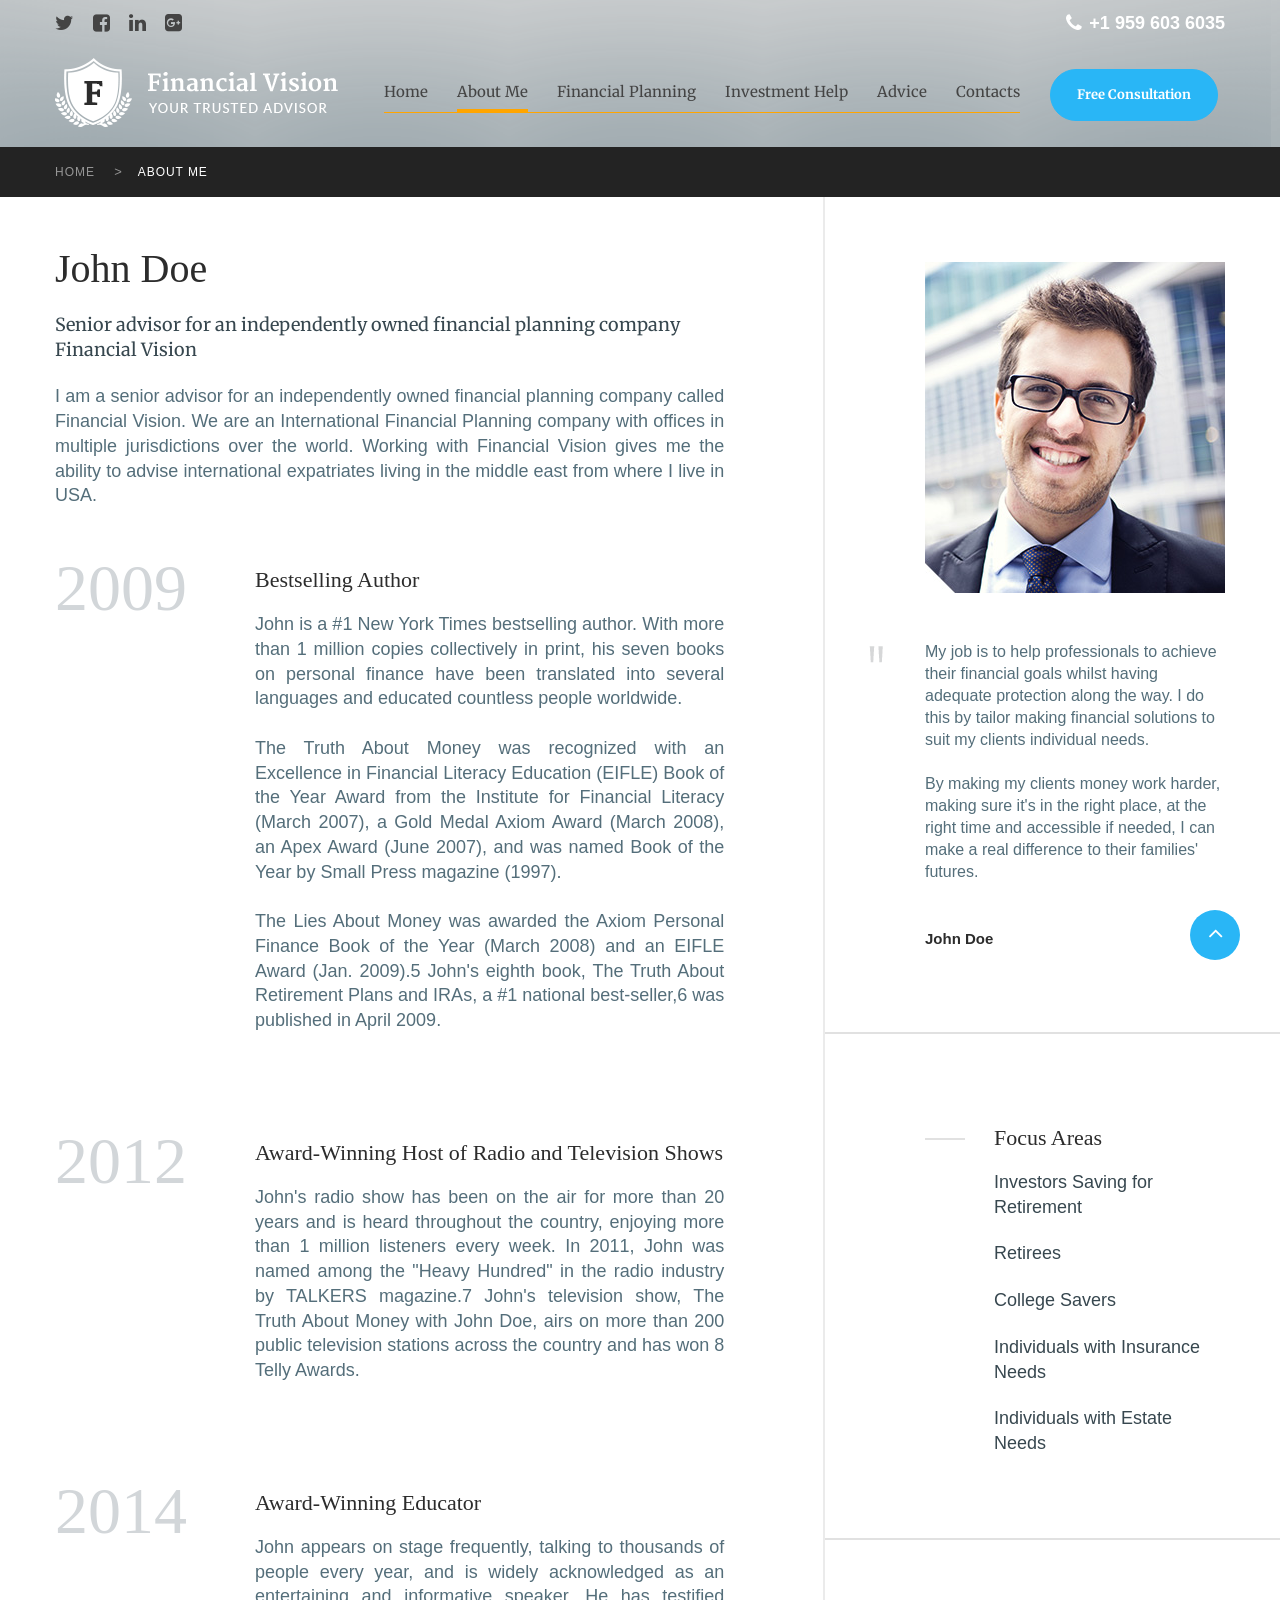
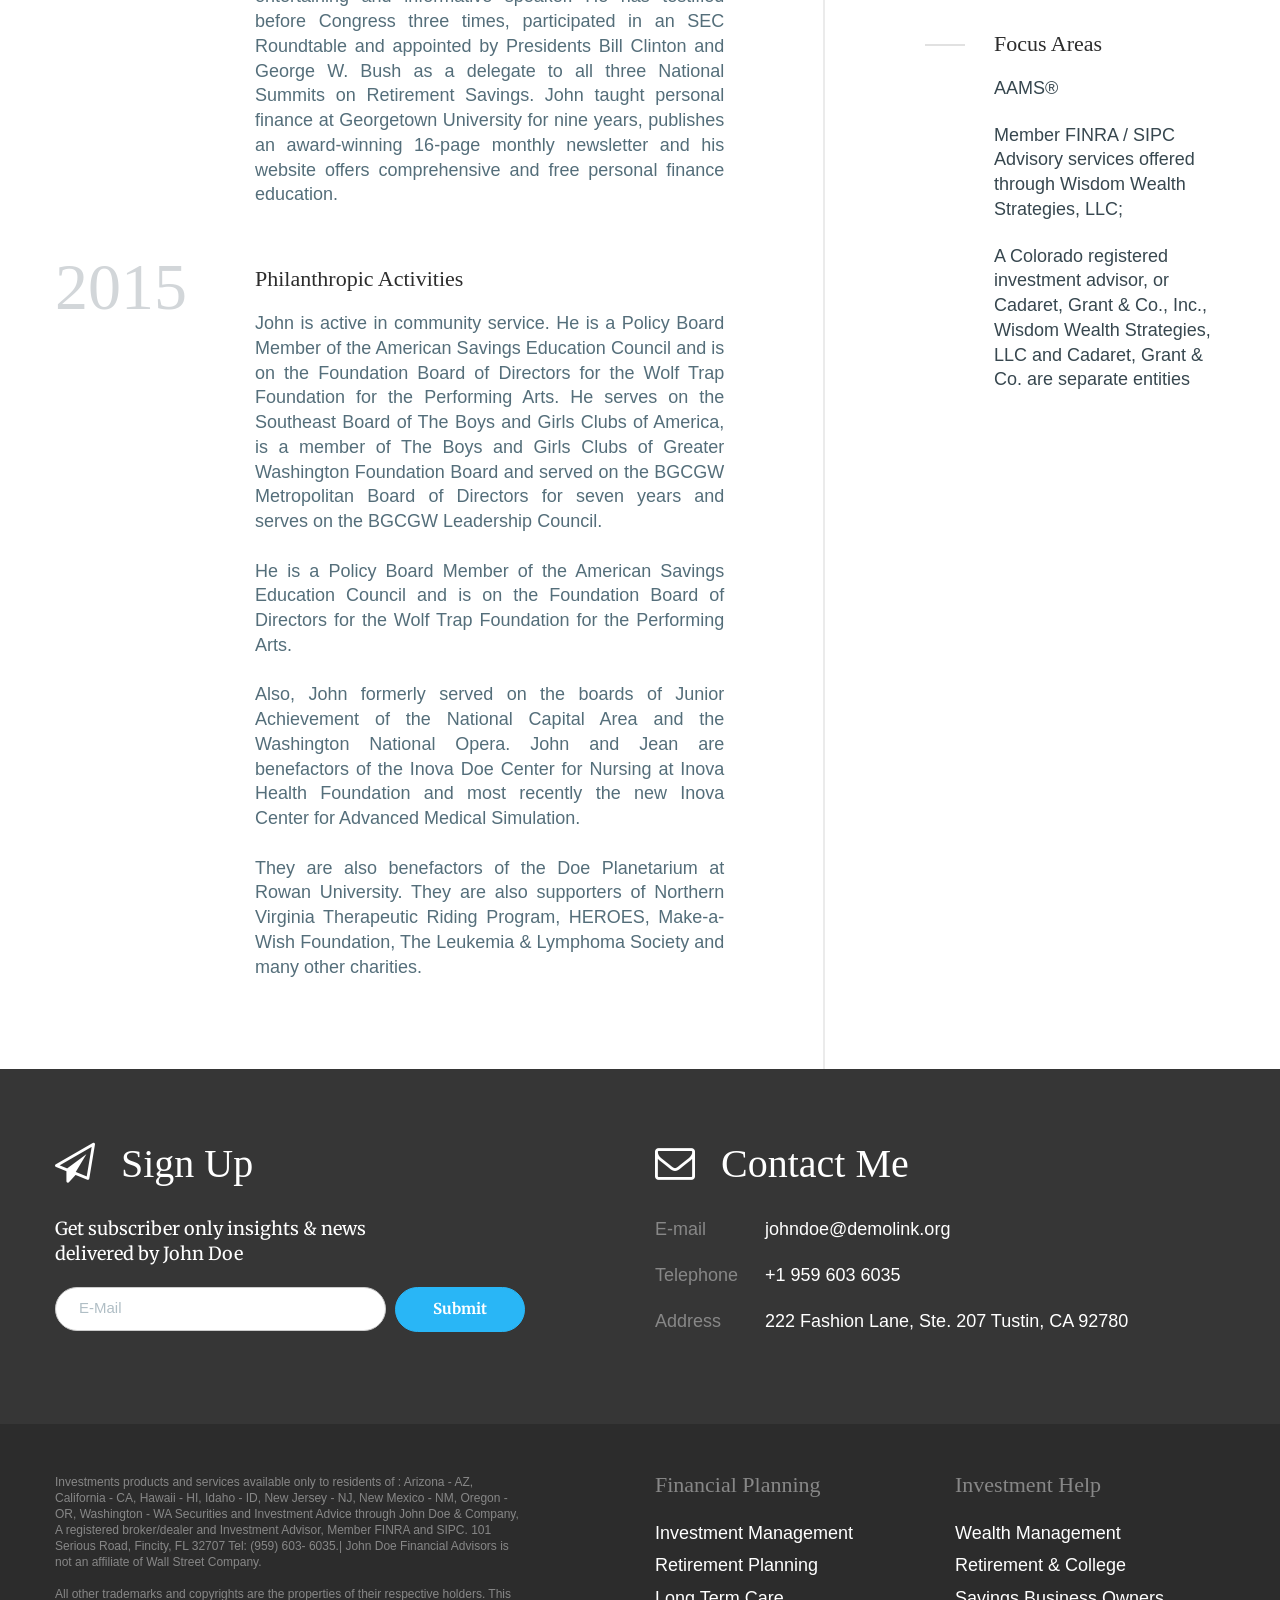
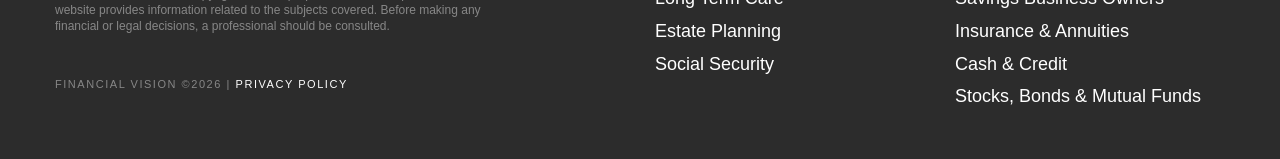
<file: about.html>
<!DOCTYPE html>
<html lang="en" class="wide wow-animation">
  <head>
    <!-- Site Title-->
    <title>About Me</title>
    <meta name="format-detection" content="telephone=no">
    <meta name="viewport" content="width=device-width, height=device-height, initial-scale=1.0, maximum-scale=1.0, user-scalable=0">
    <meta http-equiv="X-UA-Compatible" content="IE=edge">
    <meta charset="utf-8">
    <link rel="icon" href="images/favicon.ico" type="image/x-icon">
    <!-- Stylesheets-->
    <link rel="stylesheet" type="text/css" href="//fonts.googleapis.com/css?family=Merriweather:400,700%7CLato:400,700">
    <link rel="stylesheet" href="css/style.css">
		<!--[if lt IE 10]>
    <div style="background: #212121; padding: 10px 0; box-shadow: 3px 3px 5px 0 rgba(0,0,0,.3); clear: both; text-align:center; position: relative; z-index:1;"><a href="http://windows.microsoft.com/en-US/internet-explorer/"><img src="images/ie8-panel/warning_bar_0000_us.jpg" border="0" height="42" width="820" alt="You are using an outdated browser. For a faster, safer browsing experience, upgrade for free today."></a></div>
    <script src="js/html5shiv.min.js"></script>
		<![endif]-->
  </head>
  <body>
    <!-- Page-->
    <div class="page text-center">
      <!-- Page Header-->
      <header class="page-header">
        <!-- RD Navbar-->
        <div class="rd-navbar-wrap">
          <nav data-layout="rd-navbar-fixed" data-sm-layout="rd-navbar-fullwidth" data-md-layout="rd-navbar-fullwidth" data-md-device-layout="rd-navbar-fixed" data-lg-device-layout="rd-navbar-fixed" data-lg-layout="rd-navbar-static" data-sm-stick-up-offset="50px" data-lg-stick-up-offset="67px" class="rd-navbar">
            <!-- RD Navbar Toggle-->
            <button data-rd-navbar-toggle=".rd-navbar-top-panel" class="rd-navbar-collapse-toggle"><span></span></button>
            <div class="rd-navbar-collapse rd-navbar-top-panel">
              <ul class="list-inline">
                <li><a href="#" class="fa-twitter icon icon-dark icon-xs"></a></li>
                <li><a href="#" class="fa-facebook-square icon icon-dark icon-xs"></a></li>
                <li><a href="#" class="fa-linkedin icon icon-dark icon-xs"></a></li>
                <li><a href="#" class="fa-google-plus-square icon icon-dark icon-xs"></a></li>
              </ul>
              <p class="offset-none text-bold"><a href="callto:#"><span class="icon text-white fa-phone icon-xs"></span>+1 959 603 6035</a></p>
            </div>
            <div class="rd-navbar-inner">
              <!-- RD Navbar Panel-->
              <div class="rd-navbar-panel">
                <!-- RD Navbar Toggle-->
                <button data-rd-navbar-toggle=".rd-navbar-nav-wrap" class="rd-navbar-toggle"><span></span></button>
                <!-- RD Navbar Brand-->
                <div class="rd-navbar-brand"><a href="index.html"><img alt="" width="284" height="69" src="images/logo.png" class="img-responsive"></a></div>
              </div>
              <div class="rd-navbar-nav-wrap">
                <!-- RD Navbar Nav-->
                <!-- RD Navbar Nav-->
                <ul class="rd-navbar-nav">
                  <li><a href="./">Home</a>
                    <ul class="rd-navbar-dropdown">
                      <li><a href="#">Header style</a>
                        <ul class="rd-navbar-dropdown">
                          <li><a href="header-variant.html">Header style 1</a></li>
                          <li><a href="header-variant-1.html">Header style 2</a></li>
                          <li><a href="header-variant-2.html">Header style 3</a></li>
                        </ul>
                      </li>
                      <li><a href="#">Footer style</a>
                        <ul class="rd-navbar-dropdown">
                          <li><a href="footer-variant.html">Footer style 1</a></li>
                          <li><a href="footer-variant-1.html">Footer style 2</a></li>
                          <li><a href="footer-variant-2.html">Footer style 3</a></li>
                        </ul>
                      </li>
                    </ul>
                  </li>
                  <li class="active"><a href="about.html">About<span class="rd-navbar-fullwidth-hidden"> Me</span></a></li>
                  <li><a href="planning.html">Financial Planning</a></li>
                  <li><a href="help.html">Investment Help</a></li>
                  <li><a href="advice.html">Advice</a>
                    <ul class="rd-navbar-dropdown">
                      <li><a href="#">Sidebar style</a>
                        <ul class="rd-navbar-dropdown">
                          <li><a href="advice-left.html">Left sidebar</a></li>
                          <li><a href="advice-right.html">Right sidebar</a></li>
                          <li><a href="advice-sidebar-none.html">Sidebar none</a></li>
                        </ul>
                      </li>
                      <li><a href="#">Post style</a>
                        <ul class="rd-navbar-dropdown">
                          <li><a href="blog-single-post.html">Single Post</a></li>
                          <li><a href="blog-single-post-video.html">Video post</a></li>
                          <li><a href="blog-single-post-audio.html">Audio post</a></li>
                          <li><a href="blog-single-post-gallery.html">Gallery post</a></li>
                        </ul>
                      </li>
                    </ul>
                  </li>
                  <li><a href="contacts.html">Contacts</a></li>
                  <li class="rd-navbar-cta"><a href="consultation.html" class="btn btn-primary">Free Consultation</a></li>
                </ul>
              </div>
            </div>
          </nav>
        </div>
      </header>
      <!-- Page Content-->
      <main class="page-content">
        <section class="bg-mine">
          <div class="shell">
            <ol class="breadcrumb">
              <li><a href="./">Home</a></li>
              <li class="active">About me</li>
            </ol>
          </div>
        </section>
        <section></section>
        <div class="shell">
          <div class="range text-md-left">
            <div class="cell-md-8 section-50 section-lg-bottom-90 divider divider-md-pseudo">
              <div class="range">
                <div class="cell-md-11">
                  <div class="inset-lg-right-34">
                    <h1>John Doe</h1>
                    <p class="offset-top-22 font-accent text-spruce">Senior advisor for an independently owned financial planning company Financial Vision</p>
                    <p class="offset-top-22 text-md-justify">I am a senior advisor for an independently owned financial planning company called Financial Vision. We are an International Financial Planning company with offices in multiple jurisdictions over the world. Working with Financial Vision gives me the ability to advise international expatriates living in the middle east from where I live in USA.</p>
                  </div>
                </div>
              </div>
              <div class="range">
                <div class="cell-md-3">
                  <h1 class="text-iron"><span class="extra-big">2009</span></h1>
                </div>
                <div class="cell-md-8 offset-top-10 offset-md-top-0">
                  <div class="inset-lg-right-34">
                    <h4>Bestselling Author</h4>
                    <p class="offset-top-10 text-md-justify">
                      John is a #1 New York Times bestselling author. With more than 1 million copies collectively in print, his seven books on personal finance have been translated into several languages and educated countless people worldwide.
                      <br>
                      <br>
                      The Truth About Money was recognized with an Excellence in Financial Literacy Education (EIFLE) Book of the Year Award from the Institute for Financial Literacy (March 2007), a Gold Medal Axiom Award (March 2008), an Apex Award (June 2007), and was named Book of the Year by Small Press magazine (1997).
                      <br>
                      <br>
                      The Lies About Money was awarded the Axiom Personal Finance Book of the Year (March 2008) and an EIFLE Award (Jan. 2009).5 John's eighth book, The Truth About Retirement Plans and IRAs, a #1 national best-seller,6 was published in April 2009.
                      
                    </p>
                  </div>
                </div>
              </div>
              <div class="range offset-top-50 offset-lg-top-98">
                <div class="cell-md-3">
                  <h1 class="text-iron"><span class="extra-big">2012</span></h1>
                </div>
                <div class="cell-md-8 offset-top-10 offset-md-top-0">
                  <div class="inset-lg-right-34">
                    <h4>Award-Winning Host of Radio and Television Shows</h4>
                    <p class="offset-top-10 text-md-justify">
                      John's radio show has been on the air for more than 20 years and is heard throughout the country, enjoying more than 1 million listeners every week. In 2011, John was named among the "Heavy Hundred" in the radio industry by TALKERS magazine.7 John's television show, The Truth About Money with John Doe, airs on more than 200 public television stations across the country and has won 8 Telly Awards.
                      
                    </p>
                  </div>
                </div>
              </div>
              <div class="range offset-top-50 offset-lg-top-98">
                <div class="cell-md-3">
                  <h1 class="text-iron"><span class="extra-big">2014</span></h1>
                </div>
                <div class="cell-md-8 offset-top-10 offset-md-top-0">
                  <div class="inset-lg-right-34">
                    <h4>Award-Winning Educator</h4>
                    <p class="offset-top-10 text-md-justify">
                      John appears on stage frequently, talking to thousands of people every year, and is widely acknowledged as an entertaining and informative speaker. He has testified before Congress three times, participated in an SEC Roundtable and appointed by Presidents Bill Clinton and George W. Bush as a delegate to all three National Summits on Retirement Savings. John taught personal finance at Georgetown University for nine years, publishes an award-winning 16-page monthly newsletter and his website offers comprehensive and free personal finance education.
                      
                    </p>
                  </div>
                </div>
              </div>
              <div class="range offset-top-50 offset-lg-top-50">
                <div class="cell-md-3">
                  <h1 class="text-iron"><span class="extra-big">2015</span></h1>
                </div>
                <div class="cell-md-8 offset-top-10 offset-md-top-0">
                  <div class="inset-lg-right-34">
                    <h4>Philanthropic Activities</h4>
                    <p class="offset-top-10 text-md-justify">
                      John is active in community service. He is a Policy Board Member of the American Savings Education Council and is on the Foundation Board of Directors for the Wolf Trap Foundation for the Performing Arts. He serves on the Southeast Board of The Boys and Girls Clubs of America, is a member of The Boys and Girls Clubs of Greater Washington Foundation Board and served on the BGCGW Metropolitan Board of Directors for seven years and serves on the BGCGW Leadership Council.
                      <br>
                      <br>
                      He is a Policy Board Member of the American Savings Education Council and is on the Foundation Board of Directors for the Wolf Trap Foundation for the Performing Arts.
                      <br><br>
                      Also, John formerly served on the boards of Junior Achievement of the National Capital Area and the Washington National Opera. John and Jean are benefactors of the Inova Doe Center for Nursing at Inova Health Foundation and most recently the new Inova Center for Advanced Medical Simulation.
                      <br><br>
                      They are also benefactors of the Doe Planetarium at Rowan University. They are also supporters of Northern Virginia Therapeutic Riding Program, HEROES, Make-a-Wish Foundation, The Leukemia & Lymphoma Society and many other charities.
                      
                    </p>
                  </div>
                </div>
              </div>
            </div>
            <div class="cell-md-4 offset-top-0">
              <aside class="sidebar sidebar-right"><img src="images/about-01.jpg" width="300" height="331" alt="" class="center-block img-responsive">
                <blockquote class="quote">
                  <p>
                    <q>My job is to help professionals to achieve their financial goals whilst having adequate protection along the way. I do this by tailor making financial solutions to suit my clients individual needs. <br><br> By making my clients money work harder, making sure it's in the right place, at the right time and accessible if needed, I can make a real difference to their families' futures.</q>
                  </p>
                  <p>
                    <cite><span class="text-shaft text-bold">John Doe</span></cite>
                  </p>
                </blockquote>
                <hr class="sidebar-divider divider">
                <div class="range offset-top-0 text-sm-left">
                  <div class="cell-sm-6 cell-md-12">
                    <div class="unit unit-sm-horizontal unit-md-horizontal unit-lg-horizontal">
                      <div class="unit-left veil-md reveal-lg-flex">
                        <hr class="divider divider-40 offset-top-22">
                      </div>
                      <div class="unit-body">
                        <h4>Focus Areas</h4>
                        <ul class="offset-top-10 list list-22 text-spruce">
                          <li>Investors Saving for Retirement</li>
                          <li>Retirees</li>
                          <li>College Savers</li>
                          <li>Individuals with Insurance Needs</li>
                          <li>Individuals with Estate Needs</li>
                        </ul>
                      </div>
                    </div>
                  </div>
                  <div class="veil reveal-md-block cell-md-12">
                    <hr class="sidebar-divider divider">
                  </div>
                  <div class="cell-sm-6 cell-md-12">
                    <div class="unit unit-sm-horizontal unit-md-horizontal unit-lg-horizontal">
                      <div class="unit-left veil-md reveal-lg-flex">
                        <hr class="divider divider-40 offset-top-22">
                      </div>
                      <div class="unit-body">
                        <h4>Focus Areas</h4>
                        <ul class="offset-top-10 list list-22 text-spruce">
                          <li>AAMS®</li>
                          <li>Member FINRA / SIPC Advisory services offered through Wisdom Wealth Strategies, LLC;</li>
                          <li>A Colorado registered investment advisor, or Cadaret, Grant & Co., Inc., Wisdom Wealth Strategies, LLC and Cadaret, Grant & Co. are separate entities</li>
                        </ul>
                      </div>
                    </div>
                  </div>
                </div>
              </aside>
            </div>
          </div>
        </div>
      </main>
      <!-- Page Footer-->
      <footer class="page-footer text-md-left">
        <section class="page-footer-subsection section-top-72 section-bottom-90">
          <div class="shell">
            <div class="range range-xs-center range-md-left">
              <div class="cell-sm-8 cell-lg-5 cell-md-6">
                <h1><span class="icon icon-lg fa-send-o"></span>Sign Up</h1>
                <p class="font-accent text-white">Get subscriber only insights & news <br class="veil reveal-md-block"> delivered by John Doe</p>
                <!-- RD Mailform-->
                <form data-form-output="form-output-global" data-form-type="subscribe" method="post" action="bat/rd-mailform.php" class="rd-mailform text-center offset-top-20 form-inline-flex reveal-xs-flex">
                  <div class="fullwidth">
                    <div class="form-group">
                      <label for="contact-email" class="form-label">E-Mail</label>
                      <input id="contact-email" type="email" name="email" data-constraints="@Required @Email" class="form-control">
                    </div>
                  </div>
                  <button type="submit" class="btn btn-primary offset-xs-left-10 offset-top-10 offset-xs-top-0">Submit</button>
                </form>
              </div>
              <div class="cell-lg-preffix-1 cell-md-6 offset-top-50 offset-md-top-0">
                <h1><span class="icon icon-lg fa-envelope-o"></span>Contact Me</h1>
                <dl class="list-terms">
                  <dt>E-mail</dt>
                  <dd><a href="mailto:#">johndoe@demolink.org</a></dd>
                </dl>
                <dl class="list-terms">
                  <dt>Telephone</dt>
                  <dd><a href="callto:#">+1 959 603 6035</a></dd>
                </dl>
                <dl class="list-terms">
                  <dt>Address</dt>
                  <dd><a href="#">222 Fashion Lane, Ste. 207 Tustin, CA 92780</a></dd>
                </dl>
              </div>
            </div>
          </div>
        </section>
        <section class="section-50">
          <div class="shell">
            <div class="range">
              <div class="cell-sm-6 cell-md-3 cell-md-preffix-1 cell-md-push-1">
                <h4>Financial Planning</h4>
                <ul class="list">
                  <li><a href="planning.html">Investment Management</a></li>
                  <li><a href="planning.html">Retirement Planning</a></li>
                  <li><a href="planning.html">Long Term Care</a></li>
                  <li><a href="planning.html">Estate Planning</a></li>
                  <li><a href="planning.html">Social Security</a></li>
                </ul>
              </div>
              <div class="cell-sm-6 cell-md-3 cell-md-push-1 offset-top-50 offset-sm-top-0">
                <h4>Investment Help</h4>
                <ul class="list">
                  <li><a href="help.html">Wealth Management</a></li>
                  <li><a href="help.html">Retirement & College</a></li>
                  <li><a href="help.html">Savings Business Owners</a></li>
                  <li><a href="help.html">Insurance & Annuities</a></li>
                  <li><a href="help.html">Cash & Credit</a></li>
                  <li><a href="help.html">Stocks, Bonds & Mutual Funds</a></li>
                </ul>
              </div>
              <div class="cell-md-5">
                <p class="small">
                  Investments products and services available only to residents of : Arizona - AZ, California - CA, Hawaii - HI, Idaho - ID, New Jersey - NJ, New Mexico - NM, Oregon - OR, Washington - WA Securities and Investment Advice through John Doe & Company, A registered broker/dealer and Investment Advisor, Member FINRA and SIPC. 101 Serious Road, Fincity, FL 32707 Tel: (959) 603- 6035.| John Doe Financial Advisors is not an affiliate of Wall Street Company.
                  <br><br>
                  All other trademarks and copyrights are the properties of their respective holders.
                  This website provides information related to the subjects covered. Before making any financial or legal decisions, a professional should be consulted.
                  
                </p>
                <div class="text-uppercase copyright">Financial Vision &#169;<span id="copyright-year"></span> | <a href="privacy.html">Privacy Policy</a>
                </div>
              </div>
            </div>
          </div>
        </section>
      </footer>
    </div>
    <!-- Global Mailform Output-->
    <div id="form-output-global" class="snackbars"></div>
    <!-- PhotoSwipe Gallery-->
    <div tabindex="-1" role="dialog" aria-hidden="true" class="pswp">
      <div class="pswp__bg"></div>
      <div class="pswp__scroll-wrap">
        <div class="pswp__container">
          <div class="pswp__item"></div>
          <div class="pswp__item"></div>
          <div class="pswp__item"></div>
        </div>
        <div class="pswp__ui pswp__ui--hidden">
          <div class="pswp__top-bar">
            <div class="pswp__counter"></div>
            <button title="Close (Esc)" class="pswp__button pswp__button--close"></button>
            <button title="Share" class="pswp__button pswp__button--share"></button>
            <button title="Toggle fullscreen" class="pswp__button pswp__button--fs"></button>
            <button title="Zoom in/out" class="pswp__button pswp__button--zoom"></button>
            <div class="pswp__preloader">
              <div class="pswp__preloader__icn"> 
                <div class="pswp__preloader__cut">
                  <div class="pswp__preloader__donut"></div>
                </div>
              </div>
            </div>
          </div>
          <div class="pswp__share-modal pswp__share-modal--hidden pswp__single-tap">
            <div class="pswp__share-tooltip"></div>
          </div>
          <button title="Previous (arrow left)" class="pswp__button pswp__button--arrow--left"></button>
          <button title="Next (arrow right)" class="pswp__button pswp__button--arrow--right"></button>
          <div class="pswp__caption">
            <div class="pswp__caption__cent"></div>
          </div>
        </div>
      </div>
    </div>
    <!-- Java script-->
    <script src="js/core.min.js"></script>
    <script src="js/script.js"> </script>
  </body>
</html>
</file>
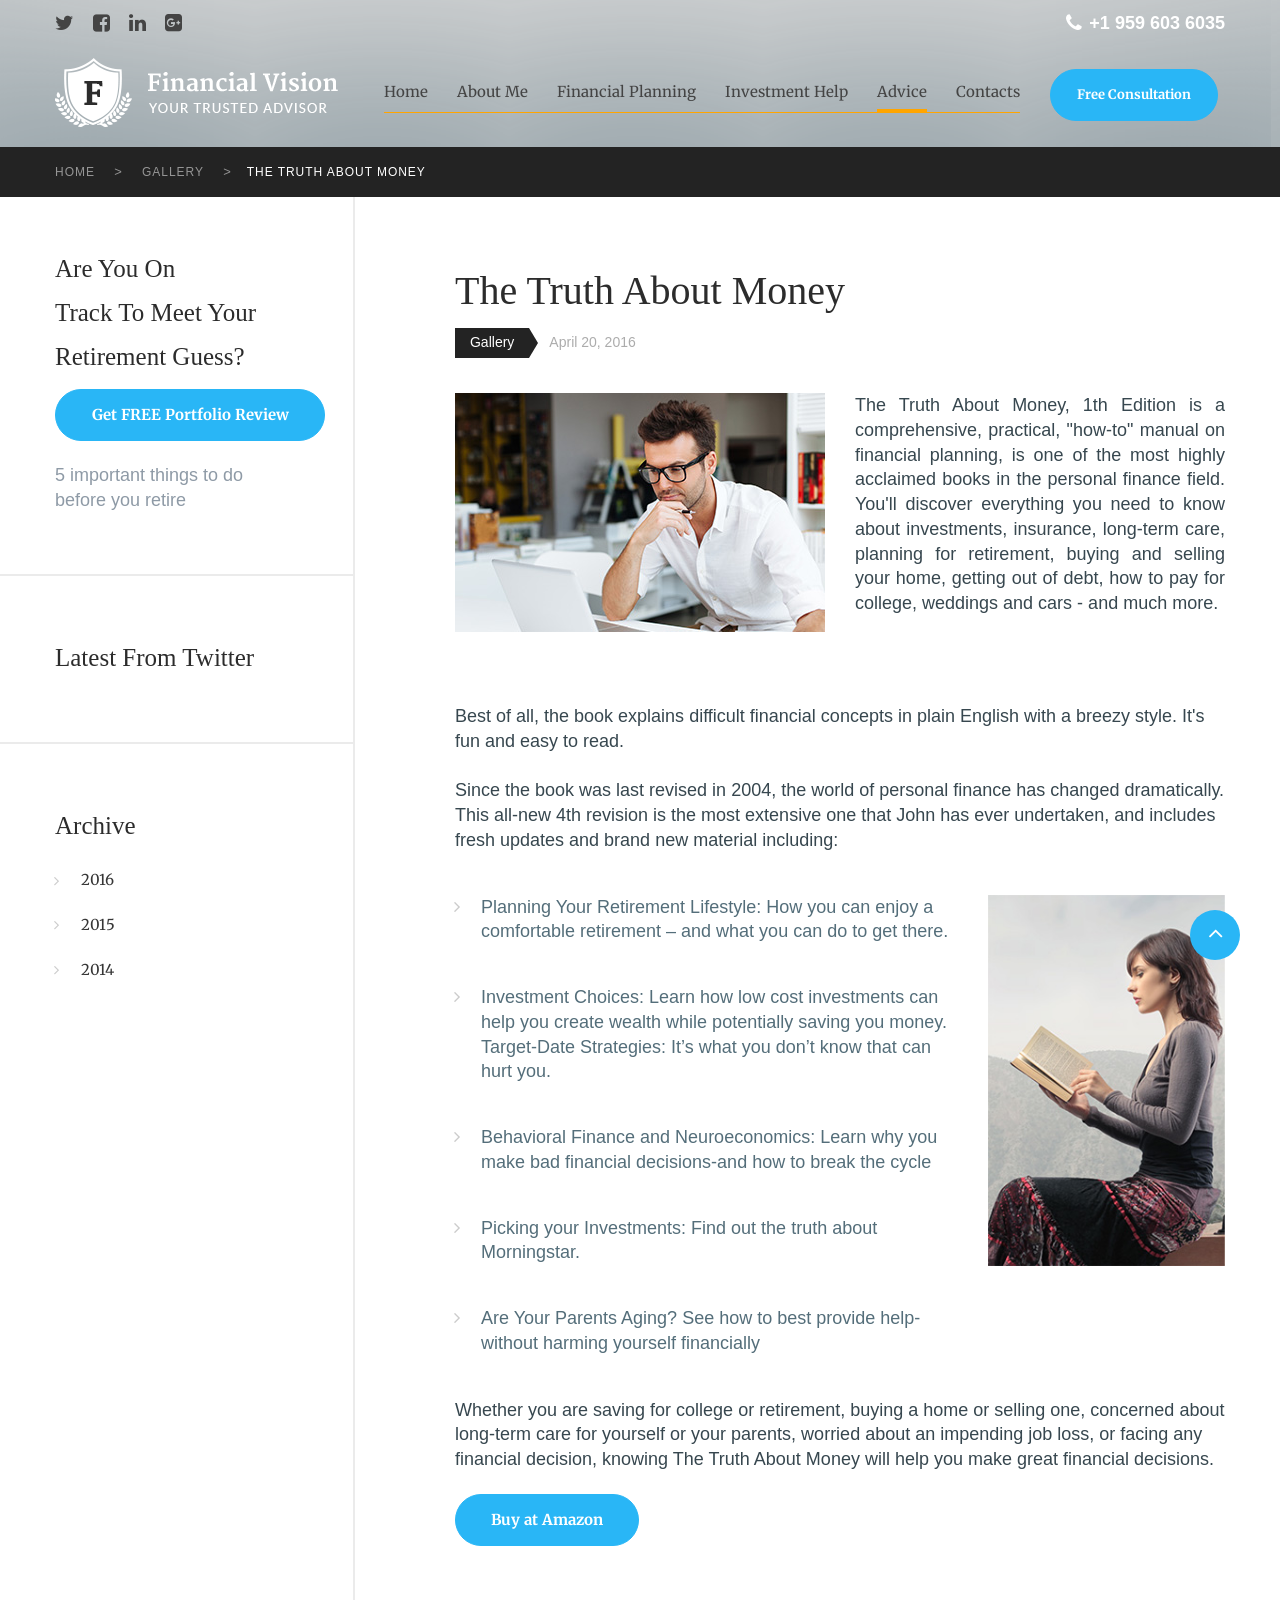
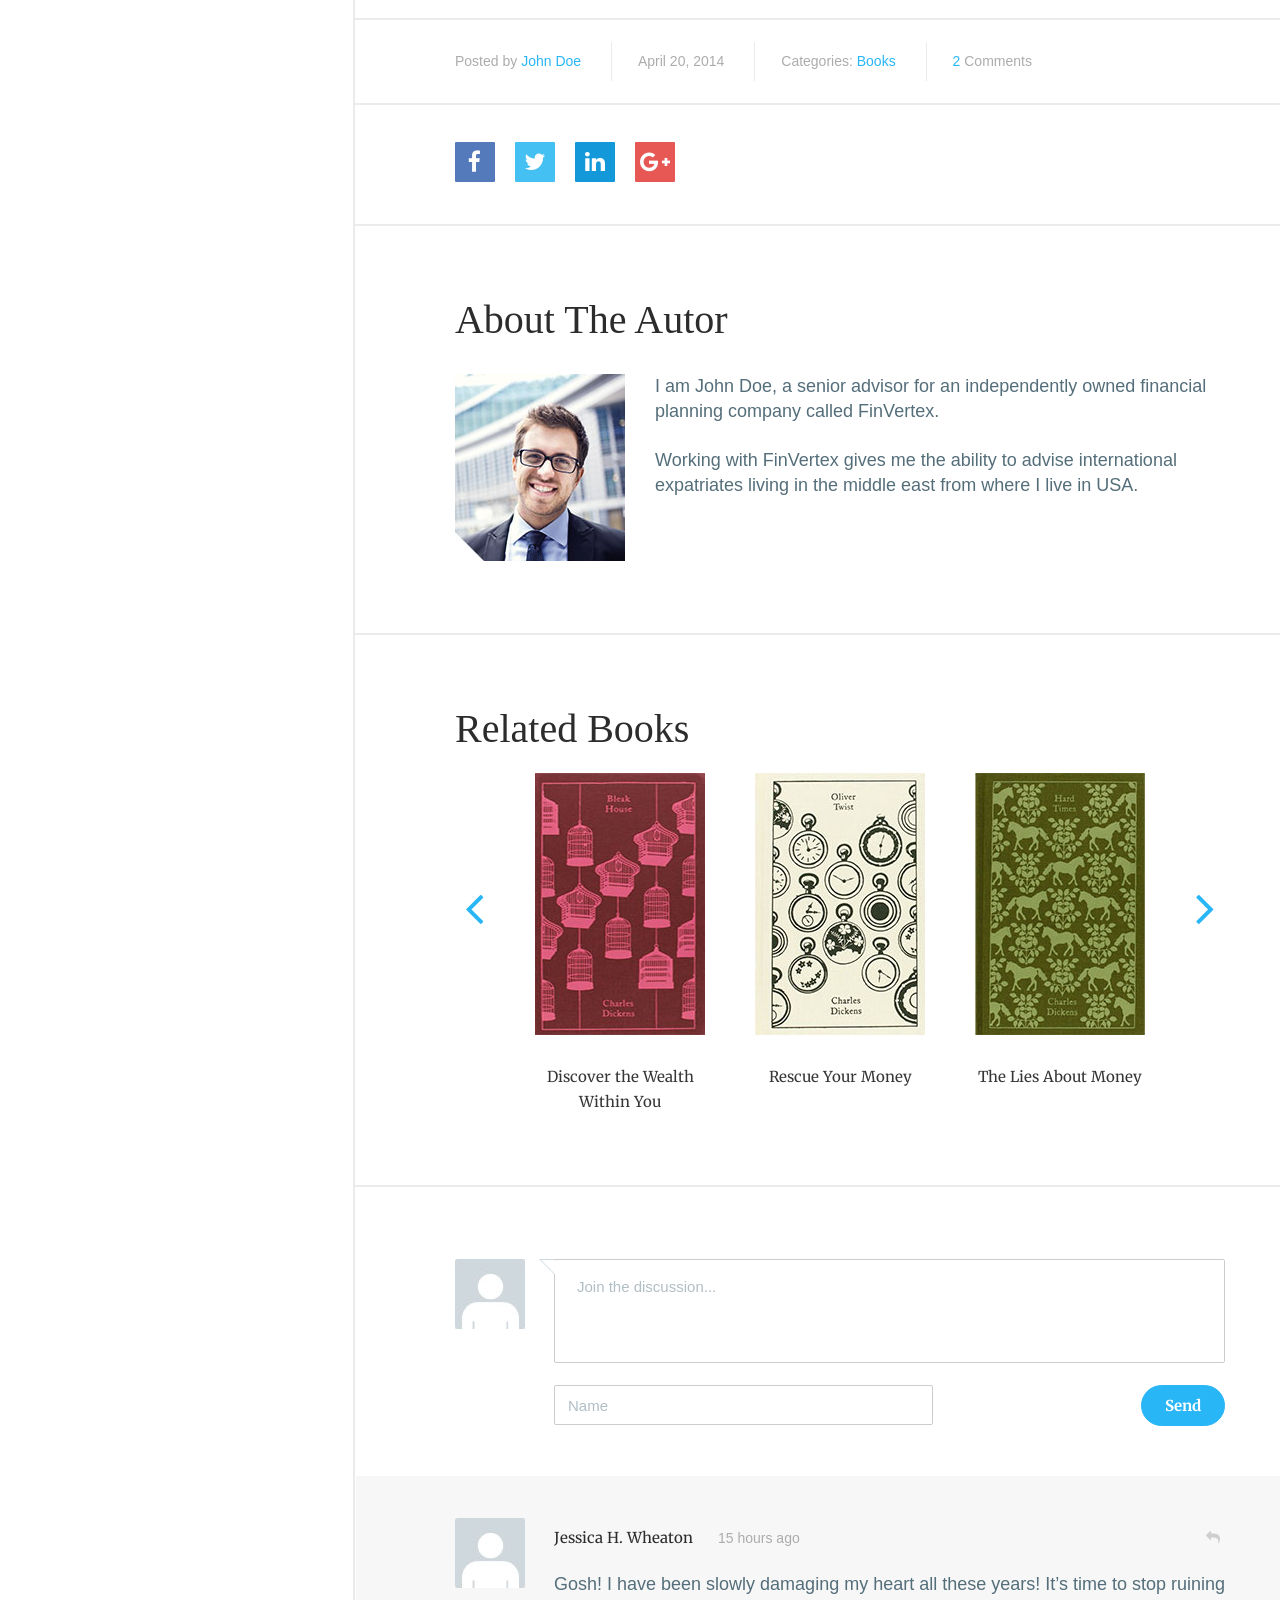
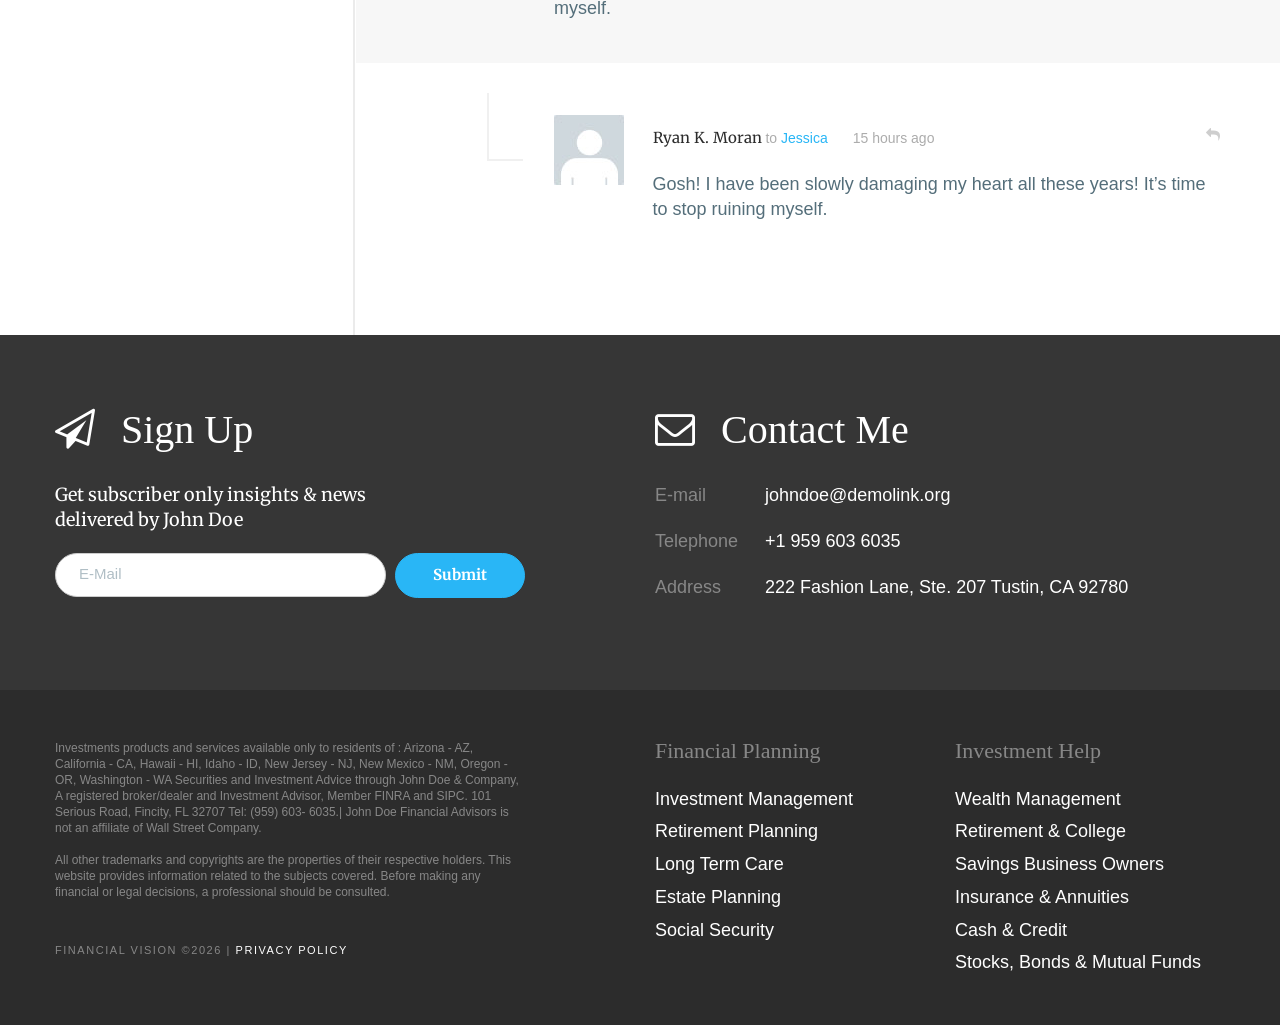
<file: blog-single-post-gallery.html>
<!DOCTYPE html>
<html lang="en" class="wide wow-animation">
  <head>
    <!-- Site Title-->
    <title>The Truth About Money</title>
    <meta name="format-detection" content="telephone=no">
    <meta name="viewport" content="width=device-width, height=device-height, initial-scale=1.0, maximum-scale=1.0, user-scalable=0">
    <meta http-equiv="X-UA-Compatible" content="IE=edge">
    <meta charset="utf-8">
    <link rel="icon" href="images/favicon.ico" type="image/x-icon">
    <!-- Stylesheets-->
    <link rel="stylesheet" type="text/css" href="//fonts.googleapis.com/css?family=Merriweather:400,700%7CLato:400,700">
    <link rel="stylesheet" href="css/style.css">
		<!--[if lt IE 10]>
    <div style="background: #212121; padding: 10px 0; box-shadow: 3px 3px 5px 0 rgba(0,0,0,.3); clear: both; text-align:center; position: relative; z-index:1;"><a href="http://windows.microsoft.com/en-US/internet-explorer/"><img src="images/ie8-panel/warning_bar_0000_us.jpg" border="0" height="42" width="820" alt="You are using an outdated browser. For a faster, safer browsing experience, upgrade for free today."></a></div>
    <script src="js/html5shiv.min.js"></script>
		<![endif]-->
  </head>
  <body>
    <!-- Page-->
    <div class="page text-center">
      <!-- Page Header-->
      <header class="page-header">
        <!-- RD Navbar-->
        <div class="rd-navbar-wrap">
          <nav data-layout="rd-navbar-fixed" data-sm-layout="rd-navbar-fullwidth" data-md-layout="rd-navbar-fullwidth" data-md-device-layout="rd-navbar-fixed" data-lg-device-layout="rd-navbar-fixed" data-lg-layout="rd-navbar-static" data-sm-stick-up-offset="50px" data-lg-stick-up-offset="67px" class="rd-navbar">
            <!-- RD Navbar Toggle-->
            <button data-rd-navbar-toggle=".rd-navbar-top-panel" class="rd-navbar-collapse-toggle"><span></span></button>
            <div class="rd-navbar-collapse rd-navbar-top-panel">
              <ul class="list-inline">
                <li><a href="#" class="fa-twitter icon icon-dark icon-xs"></a></li>
                <li><a href="#" class="fa-facebook-square icon icon-dark icon-xs"></a></li>
                <li><a href="#" class="fa-linkedin icon icon-dark icon-xs"></a></li>
                <li><a href="#" class="fa-google-plus-square icon icon-dark icon-xs"></a></li>
              </ul>
              <p class="offset-none text-bold"><a href="callto:#"><span class="icon text-white fa-phone icon-xs"></span>+1 959 603 6035</a></p>
            </div>
            <div class="rd-navbar-inner">
              <!-- RD Navbar Panel-->
              <div class="rd-navbar-panel">
                <!-- RD Navbar Toggle-->
                <button data-rd-navbar-toggle=".rd-navbar-nav-wrap" class="rd-navbar-toggle"><span></span></button>
                <!-- RD Navbar Brand-->
                <div class="rd-navbar-brand"><a href="index.html"><img alt="" width="284" height="69" src="images/logo.png" class="img-responsive"></a></div>
              </div>
              <div class="rd-navbar-nav-wrap">
                <!-- RD Navbar Nav-->
                <!-- RD Navbar Nav-->
                <ul class="rd-navbar-nav">
                  <li><a href="./">Home</a>
                    <ul class="rd-navbar-dropdown">
                      <li><a href="#">Header style</a>
                        <ul class="rd-navbar-dropdown">
                          <li><a href="header-variant.html">Header style 1</a></li>
                          <li><a href="header-variant-1.html">Header style 2</a></li>
                          <li><a href="header-variant-2.html">Header style 3</a></li>
                        </ul>
                      </li>
                      <li><a href="#">Footer style</a>
                        <ul class="rd-navbar-dropdown">
                          <li><a href="footer-variant.html">Footer style 1</a></li>
                          <li><a href="footer-variant-1.html">Footer style 2</a></li>
                          <li><a href="footer-variant-2.html">Footer style 3</a></li>
                        </ul>
                      </li>
                    </ul>
                  </li>
                  <li><a href="about.html">About<span class="rd-navbar-fullwidth-hidden"> Me</span></a></li>
                  <li><a href="planning.html">Financial Planning</a></li>
                  <li><a href="help.html">Investment Help</a></li>
                  <li class="active"><a href="advice.html">Advice</a>
                    <ul class="rd-navbar-dropdown">
                      <li><a href="#">Sidebar style</a>
                        <ul class="rd-navbar-dropdown">
                          <li><a href="advice-left.html">Left sidebar</a></li>
                          <li><a href="advice-right.html">Right sidebar</a></li>
                          <li><a href="advice-sidebar-none.html">Sidebar none</a></li>
                        </ul>
                      </li>
                      <li><a href="#">Post style</a>
                        <ul class="rd-navbar-dropdown">
                          <li><a href="blog-single-post.html">Single Post</a></li>
                          <li><a href="blog-single-post-video.html">Video post</a></li>
                          <li><a href="blog-single-post-audio.html">Audio post</a></li>
                          <li><a href="blog-single-post-gallery.html">Gallery post</a></li>
                        </ul>
                      </li>
                    </ul>
                  </li>
                  <li><a href="contacts.html">Contacts</a></li>
                  <li class="rd-navbar-cta"><a href="consultation.html" class="btn btn-primary">Free Consultation</a></li>
                </ul>
              </div>
            </div>
          </nav>
        </div>
      </header>
      <!-- Page Content-->
      <main class="page-content">
        <section class="bg-mine">
          <div class="shell">
            <ol class="breadcrumb">
              <li><a href="./">Home</a></li>
              <li><a href="advice.html"> Gallery</a></li>
              <li class="active">The Truth About Money</li>
            </ol>
          </div>
        </section>
        <section class="overflow-hidden">
          <div class="shell text-sm-left">
            <div class="range range-xs-center">
              <div class="cell-md-7 cell-lg-8 cell-md-preffix-1 cell-md-push-1 section-top-72 section-sm-bottom-72 section-xl-bottom-110">
                <div class="range post-blog">
                  <div class="cell-md-12">
                    <h1 class="post-blog-title">The Truth About Money</h1>
                    <div class="post-blog-meta"><a href="advice.html" class="post-blog-label">Gallery</a>
                      <p class="post-blog-date">April 20, 2016</p>
                    </div>
                  </div>
                  <div class="offset-top-0 cell-sm-6 cell-md-8 cell-lg-6">
                    <!-- Owl Carousel-->
                    <div data-items="1" data-nav="true" class="owl-nav-center owl-carousel"><img src="images/advice-02.jpg" width="370" height="239" alt="" class="center-block img-responsive"><img src="images/advice-01.jpg" width="370" height="239" alt="" class="center-block img-responsive"></div>
                  </div>
                  <div class="cell-sm-6 cell-md-12 cell-lg-6 offset-top-22 offset-sm-top-0 offset-md-top-22 offset-lg-top-0">
                    <p class="text-spruce text-sm-justify">The Truth About Money, 1th Edition is a comprehensive, practical, "how-to" manual on financial planning, is one of the most highly acclaimed books in the personal finance field. You'll discover everything you need to know about investments, insurance, long-term care, planning for retirement, buying and selling your home, getting out of debt, how to pay for college, weddings and cars - and much more.</p>
                  </div>
                </div>
                <p class="text-spruce offset-top-42 offset-lg-top-72">Best of all, the book explains difficult financial concepts in plain English with a breezy style. It's fun and easy to read.<br><br>Since the book was last revised in 2004, the world of personal finance has changed dramatically. This all-new 4th revision is the most extensive one that John has ever undertaken, and includes fresh updates and brand new material including:</p>
                <div class="range offset-top-42">
                  <div class="cell-sm-8">
                    <ul class="list-marked-variant-2">
                      <li>Planning Your Retirement Lifestyle: How you can enjoy a comfortable retirement – and what you can do to get there.</li>
                      <li>Investment Choices: Learn how low cost investments can help you create wealth while potentially saving you money. Target-Date Strategies: It’s what you don’t know that can hurt you.</li>
                      <li>Behavioral Finance and Neuroeconomics: Learn why you make bad financial decisions-and how to break the cycle</li>
                      <li>Picking your Investments: Find out the truth about Morningstar.</li>
                      <li>Are Your Parents Aging? See how to best provide help-without harming yourself financially</li>
                    </ul>
                  </div>
                  <div class="cell-sm-4"><img src="images/blog-post-02.jpg" width="252" height="395" alt="" class="img-responsive center-block"></div>
                </div>
                <p class="text-spruce offset-top-42">Whether you are saving for college or retirement, buying a home or selling one, concerned about long-term care for yourself or your parents, worried about an impending job loss, or facing any financial decision, knowing The Truth About Money will help you make great financial decisions.</p>
                <div class="text-sm-left offset-top-22 element-groups-10"><a href="#" class="btn btn-primary btn-lg">Buy at Amazon</a></div>
                <hr class="divider divider-gallery divider-grab-left divider-fullwidth offset-top-72">
                <ul class="post-blog-full-meta text-sm-left offset-top-22">
                  <li>Posted by<a href="#"> John Doe</a></li>
                  <li>April 20, 2014</li>
                  <li>Categories:<a href="#"> Books</a></li>
                  <li><a href="#">2 </a>Comments</li>
                </ul>
                <hr class="divider divider-gallery divider-grab-left divider-fullwidth offset-top-22">
                <div class="post-blog-share element-groups-20"><a href="#" class="icon icon-sm icon-ract fa-facebook"></a><a href="#" class="icon icon-sm icon-ract fa-twitter"></a><a href="#" class="icon icon-sm icon-ract fa-linkedin"></a><a href="#" class="icon icon-sm icon-ract fa-google-plus"></a></div>
                <hr class="divider divider-gallery divider-grab-left divider-fullwidth offset-top-22">
                <h1 class="offset-top-42 offset-md-top-72 text-center text-md-left">About The Autor</h1>
                <div class="range offset-top-32">
                  <div class="cell-sm-3"><img src="images/blog-post-03.jpg" width="170" height="187" alt="" class="img-responsive center-block"></div>
                  <div class="cell-sm-9">
                    <p>I am John Doe, a senior advisor for an independently owned financial planning company called FinVertex.<br><br>Working with FinVertex gives me the ability to advise international expatriates living in the middle east from where I live in USA.</p>
                  </div>
                </div>
                <hr class="divider divider-gallery divider-grab-left divider-fullwidth offset-top-42 offset-md-top-72">
                <h1 class="offset-top-42 offset-md-top-72 text-center text-md-left">Related Books</h1>
                <!-- Owl Carousel-->
                <div class="offset-top-22">
                  <div data-nav="true" data-drag="false" data-items="1" data-sm-items="3" data-md-items="2" data-lg-items="3" data-margin="50" class="owl-nav-variant-1 owl-carousel">
                    <div class="text-center">
                      <div class="reveal-inline-block"><img src="images/blog-post-04.jpg" width="170" height="262" alt="" class="img-responsive center-block"></div>
                      <div class="offset-top-22"><a href="blog-single-post.html" class="semi-small font-accent">Discover the Wealth Within You</a></div>
                    </div>
                    <div class="text-center">
                      <div class="reveal-inline-block"><img src="images/blog-post-05.jpg" width="170" height="262" alt="" class="img-responsive center-block"></div>
                      <div class="offset-top-22"><a href="blog-single-post.html" class="semi-small font-accent">Rescue Your Money</a></div>
                    </div>
                    <div class="text-center">
                      <div class="reveal-inline-block"><img src="images/blog-post-06.jpg" width="170" height="262" alt="" class="img-responsive center-block"></div>
                      <div class="offset-top-22"><a id="reply" href="blog-single-post.html" class="semi-small font-accent">The Lies About Money</a></div>
                    </div>
                  </div>
                </div>
                <hr class="divider divider-gallery divider-grab-left divider-fullwidth offset-top-42 offset-md-top-72">
                <div class="post-blog-comment-form offset-top-22 offset-md-top-72 unit unit-xs-horizontal unit-sm-horizontal unit-md-horizontal unit-lg-horizontal">
                  <div class="unit-left"><img src="images/blog-post-07.jpg" width="70" height="70" alt="" class="img-responsive center-block"></div>
                  <div class="unit-body">
                    <form action="#">
                      <textarea placeholder="Join the discussion..." class="form-control form-control-ract"></textarea>
                      <div class="range range-xs-justify offset-top-22">
                        <div class="cell-sm-7">
                          <input type="text" placeholder="Name" class="form-control form-control-sm form-control-ract">
                        </div>
                        <div class="cell-sm-3 text-md-right">
                          <button type="submit" class="btn btn-primary">Send</button>
                        </div>
                      </div>
                    </form>
                  </div>
                </div>
                <div class="post-blog-comment offset-top-50 text-xs-left unit unit-xs-horizontal unit-sm-horizontal unit-md-horizontal unit-lg-horizontal">
                  <div class="unit-left"><img src="images/blog-post-07.jpg" width="70" height="70" alt="" class="img-responsive center-block"></div>
                  <div class="unit-body offset-top-10">
                    <div class="element-groups-20">
                      <div class="post-blog-comment-author">Jessica H. Wheaton</div>
                      <div class="post-blog-comment-time text-muted">15 hours ago</div><a href="#reply" class="post-blog-comment-reply"></a>
                    </div>
                    <p class="offset-top-10 offset-xs-top-22">Gosh! I have been slowly damaging my heart all these years! It’s time to stop ruining myself.</p>
                  </div>
                </div>
                <div class="offset-xs-top-10 post-blog-comment post-blog-comment-answer text-xs-left unit unit-xs-horizontal unit-sm-horizontal unit-md-horizontal unit-lg-horizontal">
                  <div class="unit-left"><img src="images/blog-post-07.jpg" width="70" height="70" alt="" class="img-responsive center-block"></div>
                  <div class="unit-body offset-top-10">
                    <div class="element-groups-20">
                      <div><span class="post-blog-comment-author"><span>Ryan K. Moran</span></span><span class="text-muted"> to <span class="text-primary">Jessica</span></span></div>
                      <div class="post-blog-comment-time text-muted">15 hours ago</div><a href="#reply" class="post-blog-comment-reply"></a>
                    </div>
                    <p class="offset-top-10 offset-xs-top-22">Gosh! I have been slowly damaging my heart all these years! It’s time to stop ruining myself.</p>
                  </div>
                </div>
              </div>
              <div class="cell-sm-9 cell-md-4 cell-lg-3 section-50 divider-right-15 offset-top-0 text-center text-md-left">
                <h3>Are You On<br class="veil reveal-lg-block"> Track To Meet Your <br class="veil reveal-lg-block">Retirement Guess?
                </h3><a href="#" class="offset-top-10 btn reveal-md-block btn-primary btn-lg">Get FREE Portfolio Review</a>
                <p class="text-regent offset-top-22">5 important things to do<br class="veil reveal-md-block">before you retire</p>
                <div class="offset-top-42 offset-md-top-62 relative">
                  <div class="sr-only-custom">aqsdasdasd</div>
                  <hr class="divider divider-gallery divider-fullwidth divider-abs">
                </div>
                <h3 class="offset-top-42 offset-md-top-62">Latest From Twitter</h3><a data-widget-id="537242496188026880" data-theme="light" data-link-color="#" data-border-color="#" data-tweet-limit="" data-chrome="noheader nofooter noborders noscrollbar transparent" class="twitter-timeline"></a>
                <script>
                  !function (d, s, id) {
                  	var js, fjs = d.getElementsByTagName(s)[0], p = /^http:/.test(d.location) ? 'http' : 'https';
                  	if (!d.getElementById(id)) {
                  		js = d.createElement(s);
                  		js.id = id;
                  		js.src = p + "://platform.twitter.com/widgets.js";
                  		fjs.parentNode.insertBefore(js, fjs);
                  	}
                  }(document, "script", "twitter-wjs");
                  
                </script>
                <div class="offset-top-42 offset-md-top-62 relative">
                  <div class="sr-only-custom">aqsdasdasd</div>
                  <hr class="divider divider-gallery divider-fullwidth divider-abs">
                </div>
                <h3 class="offset-top-42 offset-md-top-62">Archive</h3>
                <div class="offset-top-22">
                  <ul class="reveal-inline-block list-marked-variant-1 text-left">
                    <li><a href="advice.html">2016</a></li>
                    <li><a href="advice.html">2015</a></li>
                    <li><a href="advice.html">2014</a></li>
                  </ul>
                </div>
              </div>
            </div>
          </div>
        </section>
      </main>
      <!-- Page Footer-->
      <footer class="page-footer text-md-left">
        <section class="page-footer-subsection section-top-72 section-bottom-90">
          <div class="shell">
            <div class="range range-xs-center range-md-left">
              <div class="cell-sm-8 cell-lg-5 cell-md-6">
                <h1><span class="icon icon-lg fa-send-o"></span>Sign Up</h1>
                <p class="font-accent text-white">Get subscriber only insights & news <br class="veil reveal-md-block"> delivered by John Doe</p>
                <!-- RD Mailform-->
                <form data-form-output="form-output-global" data-form-type="subscribe" method="post" action="bat/rd-mailform.php" class="rd-mailform text-center offset-top-20 form-inline-flex reveal-xs-flex">
                  <div class="fullwidth">
                    <div class="form-group">
                      <label for="contact-email" class="form-label">E-Mail</label>
                      <input id="contact-email" type="email" name="email" data-constraints="@Required @Email" class="form-control">
                    </div>
                  </div>
                  <button type="submit" class="btn btn-primary offset-xs-left-10 offset-top-10 offset-xs-top-0">Submit</button>
                </form>
              </div>
              <div class="cell-lg-preffix-1 cell-md-6 offset-top-50 offset-md-top-0">
                <h1><span class="icon icon-lg fa-envelope-o"></span>Contact Me</h1>
                <dl class="list-terms">
                  <dt>E-mail</dt>
                  <dd><a href="mailto:#">johndoe@demolink.org</a></dd>
                </dl>
                <dl class="list-terms">
                  <dt>Telephone</dt>
                  <dd><a href="callto:#">+1 959 603 6035</a></dd>
                </dl>
                <dl class="list-terms">
                  <dt>Address</dt>
                  <dd><a href="#">222 Fashion Lane, Ste. 207 Tustin, CA 92780</a></dd>
                </dl>
              </div>
            </div>
          </div>
        </section>
        <section class="section-50">
          <div class="shell">
            <div class="range">
              <div class="cell-sm-6 cell-md-3 cell-md-preffix-1 cell-md-push-1">
                <h4>Financial Planning</h4>
                <ul class="list">
                  <li><a href="planning.html">Investment Management</a></li>
                  <li><a href="planning.html">Retirement Planning</a></li>
                  <li><a href="planning.html">Long Term Care</a></li>
                  <li><a href="planning.html">Estate Planning</a></li>
                  <li><a href="planning.html">Social Security</a></li>
                </ul>
              </div>
              <div class="cell-sm-6 cell-md-3 cell-md-push-1 offset-top-50 offset-sm-top-0">
                <h4>Investment Help</h4>
                <ul class="list">
                  <li><a href="help.html">Wealth Management</a></li>
                  <li><a href="help.html">Retirement & College</a></li>
                  <li><a href="help.html">Savings Business Owners</a></li>
                  <li><a href="help.html">Insurance & Annuities</a></li>
                  <li><a href="help.html">Cash & Credit</a></li>
                  <li><a href="help.html">Stocks, Bonds & Mutual Funds</a></li>
                </ul>
              </div>
              <div class="cell-md-5">
                <p class="small">
                  Investments products and services available only to residents of : Arizona - AZ, California - CA, Hawaii - HI, Idaho - ID, New Jersey - NJ, New Mexico - NM, Oregon - OR, Washington - WA Securities and Investment Advice through John Doe & Company, A registered broker/dealer and Investment Advisor, Member FINRA and SIPC. 101 Serious Road, Fincity, FL 32707 Tel: (959) 603- 6035.| John Doe Financial Advisors is not an affiliate of Wall Street Company.
                  <br><br>
                  All other trademarks and copyrights are the properties of their respective holders.
                  This website provides information related to the subjects covered. Before making any financial or legal decisions, a professional should be consulted.
                  
                </p>
                <div class="text-uppercase copyright">Financial Vision &#169;<span id="copyright-year"></span> | <a href="privacy.html">Privacy Policy</a>
                </div>
              </div>
            </div>
          </div>
        </section>
      </footer>
    </div>
    <!-- Global Mailform Output-->
    <div id="form-output-global" class="snackbars"></div>
    <!-- PhotoSwipe Gallery-->
    <div tabindex="-1" role="dialog" aria-hidden="true" class="pswp">
      <div class="pswp__bg"></div>
      <div class="pswp__scroll-wrap">
        <div class="pswp__container">
          <div class="pswp__item"></div>
          <div class="pswp__item"></div>
          <div class="pswp__item"></div>
        </div>
        <div class="pswp__ui pswp__ui--hidden">
          <div class="pswp__top-bar">
            <div class="pswp__counter"></div>
            <button title="Close (Esc)" class="pswp__button pswp__button--close"></button>
            <button title="Share" class="pswp__button pswp__button--share"></button>
            <button title="Toggle fullscreen" class="pswp__button pswp__button--fs"></button>
            <button title="Zoom in/out" class="pswp__button pswp__button--zoom"></button>
            <div class="pswp__preloader">
              <div class="pswp__preloader__icn"> 
                <div class="pswp__preloader__cut">
                  <div class="pswp__preloader__donut"></div>
                </div>
              </div>
            </div>
          </div>
          <div class="pswp__share-modal pswp__share-modal--hidden pswp__single-tap">
            <div class="pswp__share-tooltip"></div>
          </div>
          <button title="Previous (arrow left)" class="pswp__button pswp__button--arrow--left"></button>
          <button title="Next (arrow right)" class="pswp__button pswp__button--arrow--right"></button>
          <div class="pswp__caption">
            <div class="pswp__caption__cent"></div>
          </div>
        </div>
      </div>
    </div>
    <!-- Java script-->
    <script src="js/core.min.js"></script>
    <script src="js/script.js"> </script>
  </body>
</html>
</file>
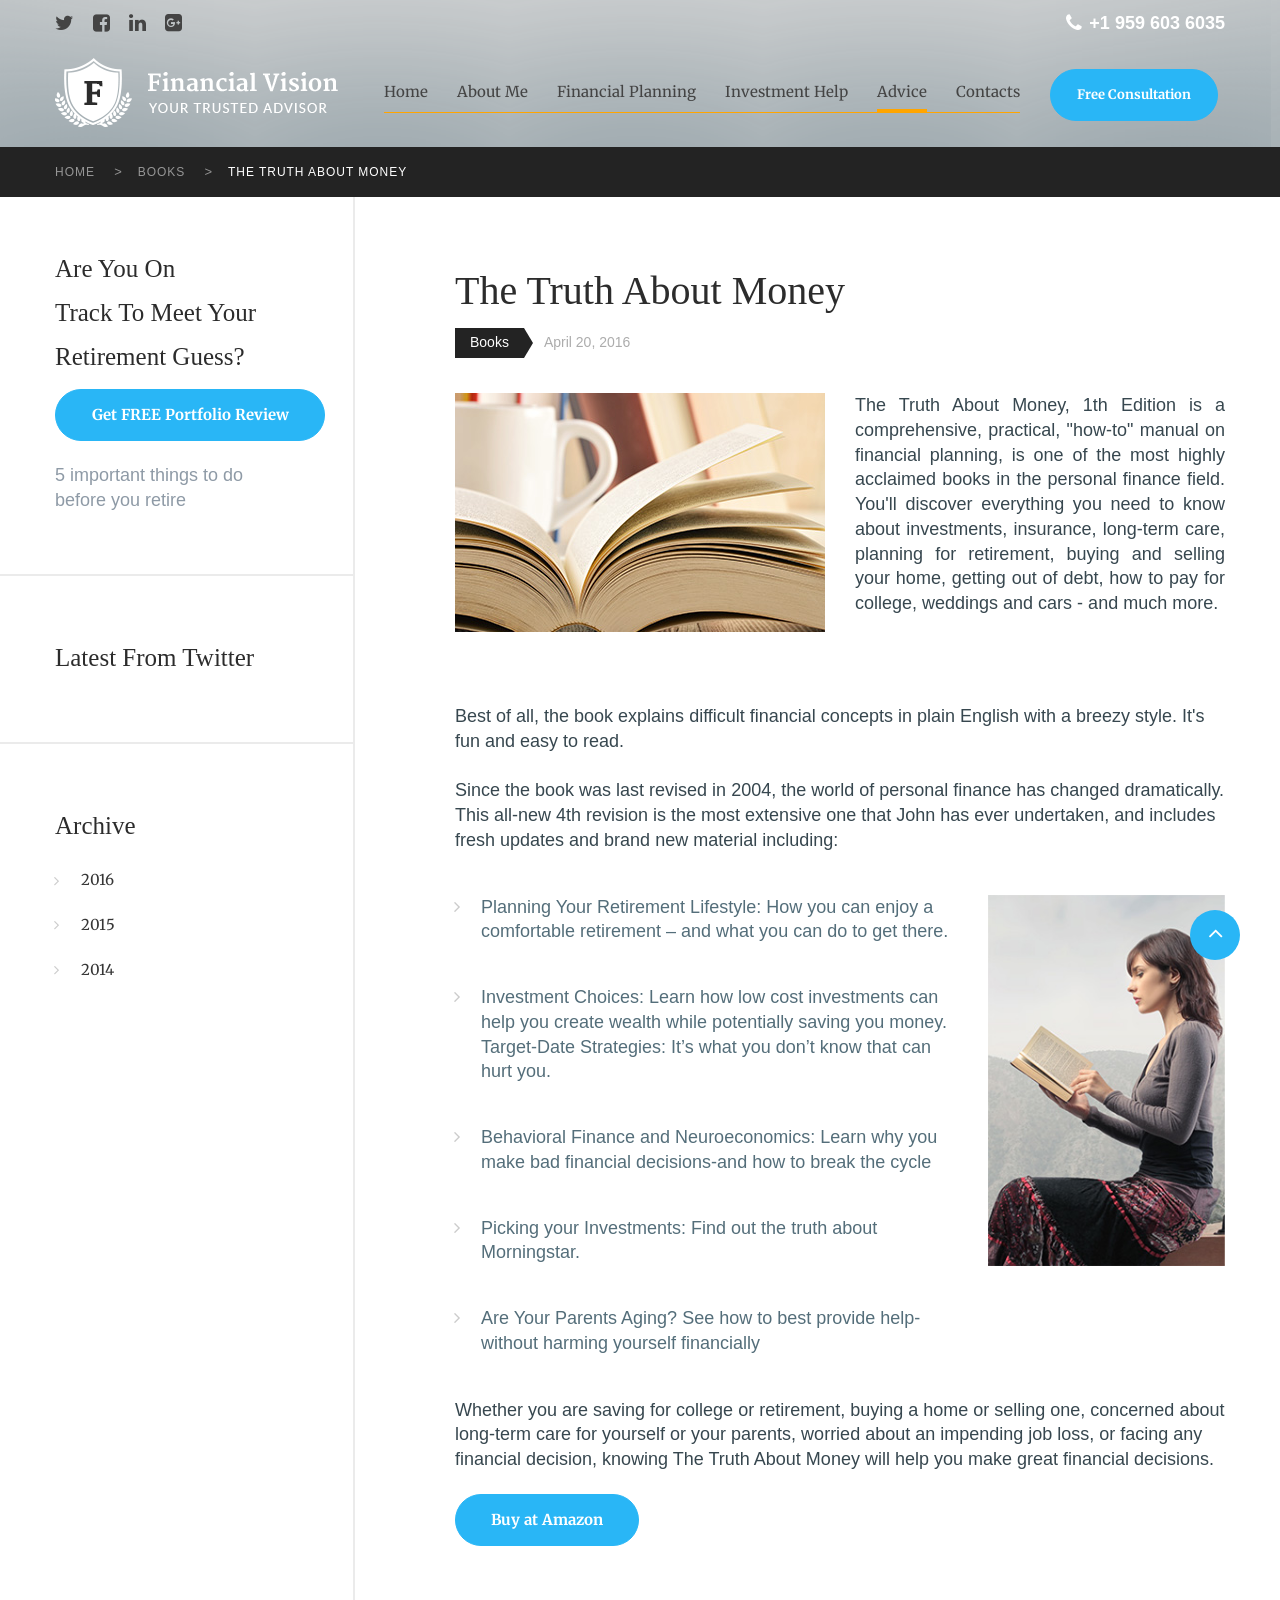
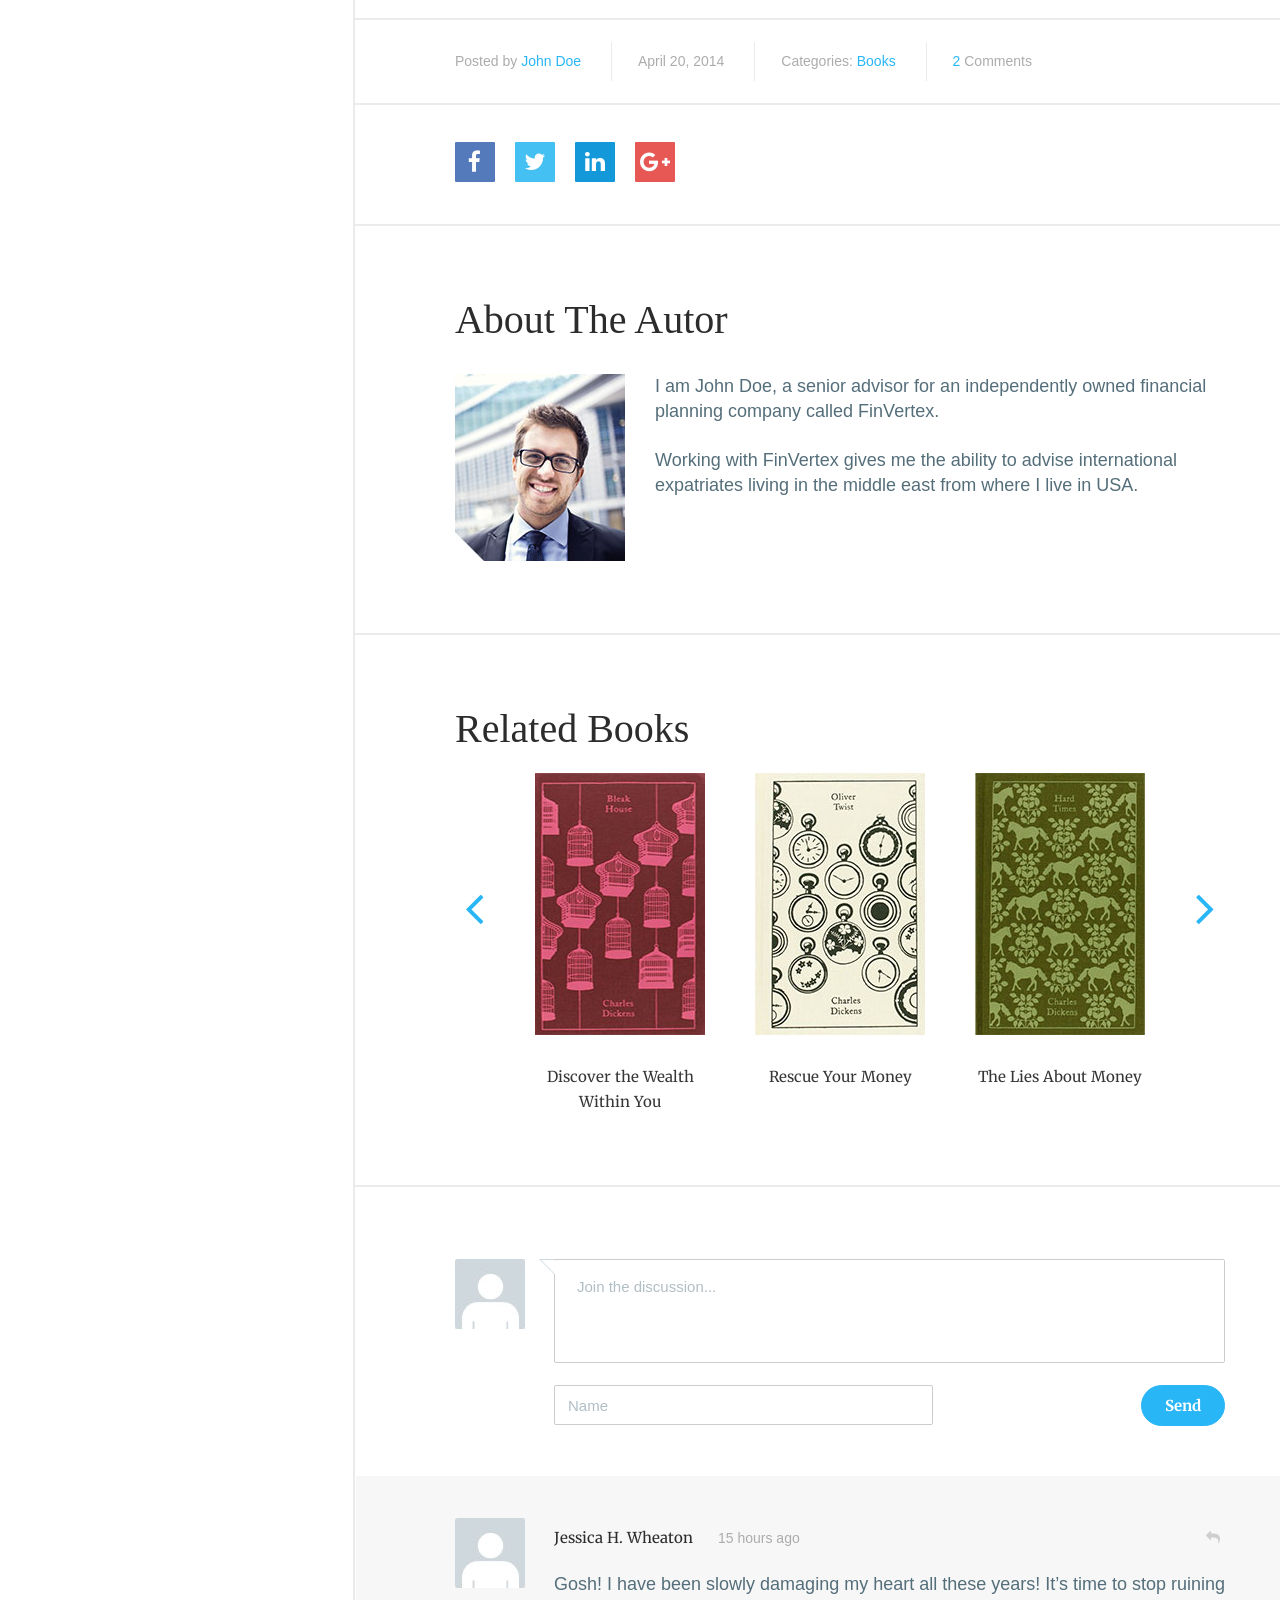
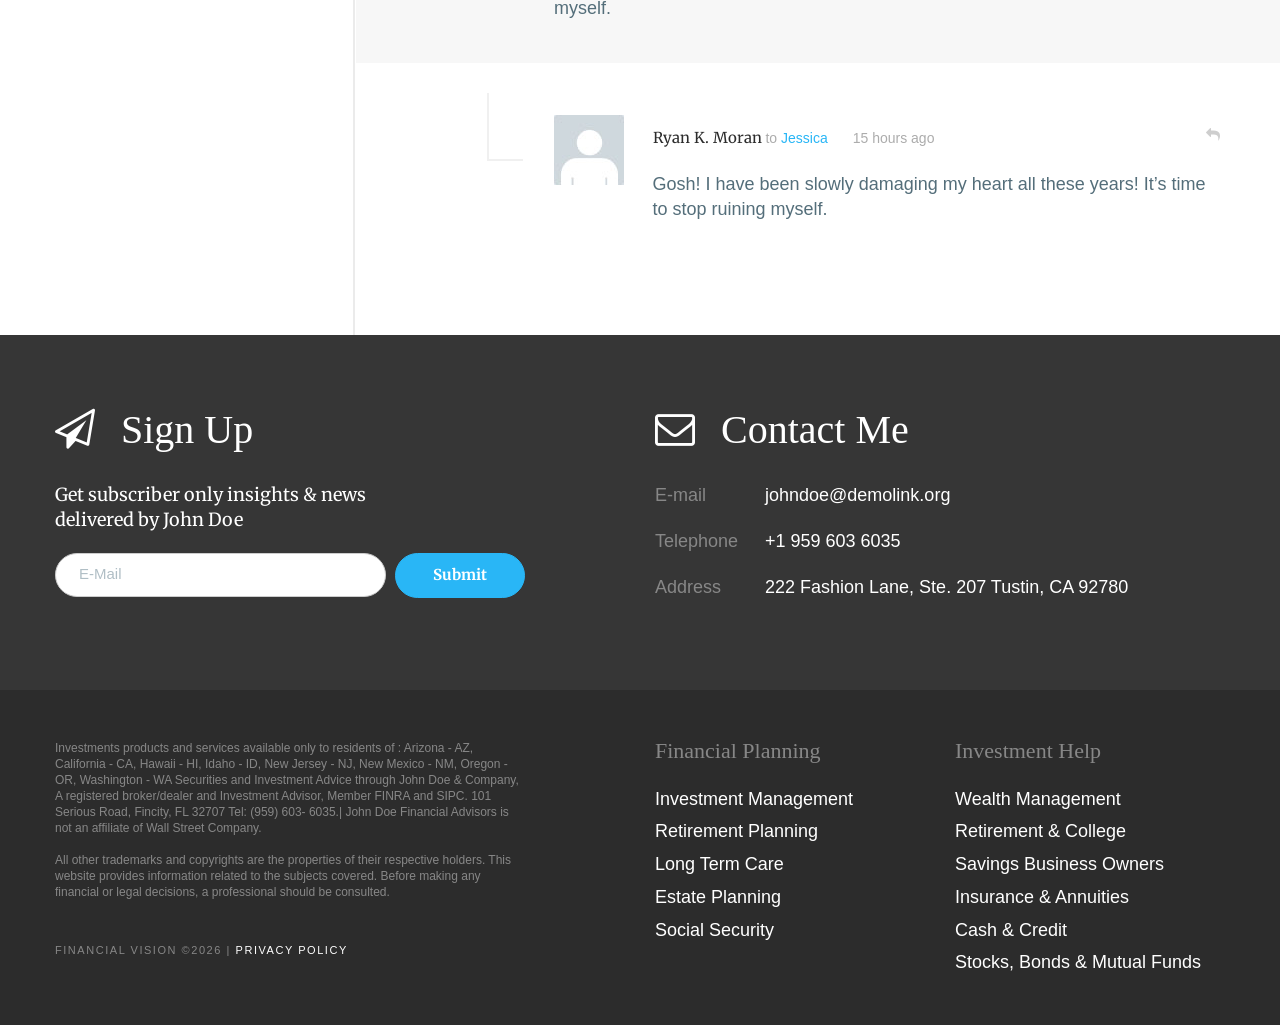
<file: blog-single-post.html>
<!DOCTYPE html>
<html lang="en" class="wide wow-animation">
  <head>
    <!-- Site Title-->
    <title>The Truth About Money</title>
    <meta name="format-detection" content="telephone=no">
    <meta name="viewport" content="width=device-width, height=device-height, initial-scale=1.0, maximum-scale=1.0, user-scalable=0">
    <meta http-equiv="X-UA-Compatible" content="IE=edge">
    <meta charset="utf-8">
    <link rel="icon" href="images/favicon.ico" type="image/x-icon">
    <!-- Stylesheets-->
    <link rel="stylesheet" type="text/css" href="//fonts.googleapis.com/css?family=Merriweather:400,700%7CLato:400,700">
    <link rel="stylesheet" href="css/style.css">
		<!--[if lt IE 10]>
    <div style="background: #212121; padding: 10px 0; box-shadow: 3px 3px 5px 0 rgba(0,0,0,.3); clear: both; text-align:center; position: relative; z-index:1;"><a href="http://windows.microsoft.com/en-US/internet-explorer/"><img src="images/ie8-panel/warning_bar_0000_us.jpg" border="0" height="42" width="820" alt="You are using an outdated browser. For a faster, safer browsing experience, upgrade for free today."></a></div>
    <script src="js/html5shiv.min.js"></script>
		<![endif]-->
  </head>
  <body>
    <!-- Page-->
    <div class="page text-center">
      <!-- Page Header-->
      <header class="page-header">
        <!-- RD Navbar-->
        <div class="rd-navbar-wrap">
          <nav data-layout="rd-navbar-fixed" data-sm-layout="rd-navbar-fullwidth" data-md-layout="rd-navbar-fullwidth" data-md-device-layout="rd-navbar-fixed" data-lg-device-layout="rd-navbar-fixed" data-lg-layout="rd-navbar-static" data-sm-stick-up-offset="50px" data-lg-stick-up-offset="67px" class="rd-navbar">
            <!-- RD Navbar Toggle-->
            <button data-rd-navbar-toggle=".rd-navbar-top-panel" class="rd-navbar-collapse-toggle"><span></span></button>
            <div class="rd-navbar-collapse rd-navbar-top-panel">
              <ul class="list-inline">
                <li><a href="#" class="fa-twitter icon icon-dark icon-xs"></a></li>
                <li><a href="#" class="fa-facebook-square icon icon-dark icon-xs"></a></li>
                <li><a href="#" class="fa-linkedin icon icon-dark icon-xs"></a></li>
                <li><a href="#" class="fa-google-plus-square icon icon-dark icon-xs"></a></li>
              </ul>
              <p class="offset-none text-bold"><a href="callto:#"><span class="icon text-white fa-phone icon-xs"></span>+1 959 603 6035</a></p>
            </div>
            <div class="rd-navbar-inner">
              <!-- RD Navbar Panel-->
              <div class="rd-navbar-panel">
                <!-- RD Navbar Toggle-->
                <button data-rd-navbar-toggle=".rd-navbar-nav-wrap" class="rd-navbar-toggle"><span></span></button>
                <!-- RD Navbar Brand-->
                <div class="rd-navbar-brand"><a href="index.html"><img alt="" width="284" height="69" src="images/logo.png" class="img-responsive"></a></div>
              </div>
              <div class="rd-navbar-nav-wrap">
                <!-- RD Navbar Nav-->
                <!-- RD Navbar Nav-->
                <ul class="rd-navbar-nav">
                  <li><a href="./">Home</a>
                    <ul class="rd-navbar-dropdown">
                      <li><a href="#">Header style</a>
                        <ul class="rd-navbar-dropdown">
                          <li><a href="header-variant.html">Header style 1</a></li>
                          <li><a href="header-variant-1.html">Header style 2</a></li>
                          <li><a href="header-variant-2.html">Header style 3</a></li>
                        </ul>
                      </li>
                      <li><a href="#">Footer style</a>
                        <ul class="rd-navbar-dropdown">
                          <li><a href="footer-variant.html">Footer style 1</a></li>
                          <li><a href="footer-variant-1.html">Footer style 2</a></li>
                          <li><a href="footer-variant-2.html">Footer style 3</a></li>
                        </ul>
                      </li>
                    </ul>
                  </li>
                  <li><a href="about.html">About<span class="rd-navbar-fullwidth-hidden"> Me</span></a></li>
                  <li><a href="planning.html">Financial Planning</a></li>
                  <li><a href="help.html">Investment Help</a></li>
                  <li class="active"><a href="advice.html">Advice</a>
                    <ul class="rd-navbar-dropdown">
                      <li><a href="#">Sidebar style</a>
                        <ul class="rd-navbar-dropdown">
                          <li><a href="advice-left.html">Left sidebar</a></li>
                          <li><a href="advice-right.html">Right sidebar</a></li>
                          <li><a href="advice-sidebar-none.html">Sidebar none</a></li>
                        </ul>
                      </li>
                      <li><a href="#">Post style</a>
                        <ul class="rd-navbar-dropdown">
                          <li><a href="blog-single-post.html">Single Post</a></li>
                          <li><a href="blog-single-post-video.html">Video post</a></li>
                          <li><a href="blog-single-post-audio.html">Audio post</a></li>
                          <li><a href="blog-single-post-gallery.html">Gallery post</a></li>
                        </ul>
                      </li>
                    </ul>
                  </li>
                  <li><a href="contacts.html">Contacts</a></li>
                  <li class="rd-navbar-cta"><a href="consultation.html" class="btn btn-primary">Free Consultation</a></li>
                </ul>
              </div>
            </div>
          </nav>
        </div>
      </header>
      <!-- Page Content-->
      <main class="page-content">
        <section class="bg-mine">
          <div class="shell">
            <ol class="breadcrumb">
              <li><a href="./">Home</a></li>
              <li><a href="advice.html">Books</a></li>
              <li class="active">The Truth About Money</li>
            </ol>
          </div>
        </section>
        <section class="overflow-hidden">
          <div class="shell text-sm-left">
            <div class="range range-xs-center">
              <div class="cell-md-7 cell-lg-8 cell-md-preffix-1 cell-md-push-1 section-top-72 section-sm-bottom-72 section-xl-bottom-110">
                <div class="range post-blog">
                  <div class="cell-md-12">
                    <h1 class="post-blog-title">The Truth About Money</h1>
                    <div class="post-blog-meta"><a href="advice.html" class="post-blog-label">Books</a>
                      <p class="post-blog-date">April 20, 2016</p>
                    </div>
                  </div>
                  <div class="offset-top-0 cell-sm-6 cell-md-8 cell-lg-6"><img src="images/advice-01.jpg" width="370" height="239" alt="" class="img-responsive center-block"></div>
                  <div class="cell-sm-6 cell-md-12 cell-lg-6 offset-top-22 offset-sm-top-0 offset-md-top-22 offset-lg-top-0">
                    <p class="text-spruce text-sm-justify">The Truth About Money, 1th Edition is a comprehensive, practical, "how-to" manual on financial planning, is one of the most highly acclaimed books in the personal finance field. You'll discover everything you need to know about investments, insurance, long-term care, planning for retirement, buying and selling your home, getting out of debt, how to pay for college, weddings and cars - and much more.</p>
                  </div>
                </div>
                <p class="text-spruce offset-top-42 offset-lg-top-72">Best of all, the book explains difficult financial concepts in plain English with a breezy style. It's fun and easy to read.<br><br>Since the book was last revised in 2004, the world of personal finance has changed dramatically. This all-new 4th revision is the most extensive one that John has ever undertaken, and includes fresh updates and brand new material including:</p>
                <div class="range offset-top-42">
                  <div class="cell-sm-8">
                    <ul class="list-marked-variant-2">
                      <li>Planning Your Retirement Lifestyle: How you can enjoy a comfortable retirement – and what you can do to get there.</li>
                      <li>Investment Choices: Learn how low cost investments can help you create wealth while potentially saving you money. Target-Date Strategies: It’s what you don’t know that can hurt you.</li>
                      <li>Behavioral Finance and Neuroeconomics: Learn why you make bad financial decisions-and how to break the cycle</li>
                      <li>Picking your Investments: Find out the truth about Morningstar.</li>
                      <li>Are Your Parents Aging? See how to best provide help-without harming yourself financially</li>
                    </ul>
                  </div>
                  <div class="cell-sm-4"><img src="images/blog-post-02.jpg" width="252" height="395" alt="" class="img-responsive center-block"></div>
                </div>
                <p class="text-spruce offset-top-42">Whether you are saving for college or retirement, buying a home or selling one, concerned about long-term care for yourself or your parents, worried about an impending job loss, or facing any financial decision, knowing The Truth About Money will help you make great financial decisions.</p>
                <div class="text-sm-left offset-top-22 element-groups-10"><a href="#" class="btn btn-primary btn-lg">Buy at Amazon</a></div>
                <hr class="divider divider-gallery divider-grab-left divider-fullwidth offset-top-72">
                <ul class="post-blog-full-meta text-sm-left offset-top-22">
                  <li>Posted by<a href="#"> John Doe</a></li>
                  <li>April 20, 2014</li>
                  <li>Categories:<a href="#"> Books</a></li>
                  <li><a href="#">2 </a>Comments</li>
                </ul>
                <hr class="divider divider-gallery divider-grab-left divider-fullwidth offset-top-22">
                <div class="post-blog-share element-groups-20"><a href="#" class="icon icon-sm icon-ract fa-facebook"></a><a href="#" class="icon icon-sm icon-ract fa-twitter"></a><a href="#" class="icon icon-sm icon-ract fa-linkedin"></a><a href="#" class="icon icon-sm icon-ract fa-google-plus"></a></div>
                <hr class="divider divider-gallery divider-grab-left divider-fullwidth offset-top-22">
                <h1 class="offset-top-42 offset-md-top-72 text-center text-md-left">About The Autor</h1>
                <div class="range offset-top-32">
                  <div class="cell-sm-3"><img src="images/blog-post-03.jpg" width="170" height="187" alt="" class="img-responsive center-block"></div>
                  <div class="cell-sm-9">
                    <p>I am John Doe, a senior advisor for an independently owned financial planning company called FinVertex.<br><br>Working with FinVertex gives me the ability to advise international expatriates living in the middle east from where I live in USA.</p>
                  </div>
                </div>
                <hr class="divider divider-gallery divider-grab-left divider-fullwidth offset-top-42 offset-md-top-72">
                <h1 class="offset-top-42 offset-md-top-72 text-center text-md-left">Related Books</h1>
                <!-- Owl Carousel-->
                <div class="offset-top-22">
                  <div data-nav="true" data-drag="false" data-items="1" data-sm-items="3" data-md-items="2" data-lg-items="3" data-margin="50" class="owl-nav-variant-1 owl-carousel">
                    <div class="text-center">
                      <div class="reveal-inline-block"><img src="images/blog-post-04.jpg" width="170" height="262" alt="" class="img-responsive center-block"></div>
                      <div class="offset-top-22"><a href="blog-single-post.html" class="semi-small font-accent">Discover the Wealth Within You</a></div>
                    </div>
                    <div class="text-center">
                      <div class="reveal-inline-block"><img src="images/blog-post-05.jpg" width="170" height="262" alt="" class="img-responsive center-block"></div>
                      <div class="offset-top-22"><a href="blog-single-post.html" class="semi-small font-accent">Rescue Your Money</a></div>
                    </div>
                    <div class="text-center">
                      <div class="reveal-inline-block"><img src="images/blog-post-06.jpg" width="170" height="262" alt="" class="img-responsive center-block"></div>
                      <div class="offset-top-22"><a id="reply" href="blog-single-post.html" class="semi-small font-accent">The Lies About Money</a></div>
                    </div>
                  </div>
                </div>
                <hr class="divider divider-gallery divider-grab-left divider-fullwidth offset-top-42 offset-md-top-72">
                <div class="post-blog-comment-form offset-top-22 offset-md-top-72 unit unit-xs-horizontal unit-sm-horizontal unit-md-horizontal unit-lg-horizontal">
                  <div class="unit-left"><img src="images/blog-post-07.jpg" width="70" height="70" alt="" class="img-responsive center-block"></div>
                  <div class="unit-body">
                    <form action="#">
                      <textarea placeholder="Join the discussion..." class="form-control form-control-ract"></textarea>
                      <div class="range range-xs-justify offset-top-22">
                        <div class="cell-sm-7">
                          <input type="text" placeholder="Name" class="form-control form-control-sm form-control-ract">
                        </div>
                        <div class="cell-sm-3 text-md-right">
                          <button type="submit" class="btn btn-primary">Send</button>
                        </div>
                      </div>
                    </form>
                  </div>
                </div>
                <div class="post-blog-comment offset-top-50 text-xs-left unit unit-xs-horizontal unit-sm-horizontal unit-md-horizontal unit-lg-horizontal">
                  <div class="unit-left"><img src="images/blog-post-07.jpg" width="70" height="70" alt="" class="img-responsive center-block"></div>
                  <div class="unit-body offset-top-10">
                    <div class="element-groups-20">
                      <div class="post-blog-comment-author">Jessica H. Wheaton</div>
                      <div class="post-blog-comment-time text-muted">15 hours ago</div><a href="#reply" class="post-blog-comment-reply"></a>
                    </div>
                    <p class="offset-top-10 offset-xs-top-22">Gosh! I have been slowly damaging my heart all these years! It’s time to stop ruining myself.</p>
                  </div>
                </div>
                <div class="offset-xs-top-10 post-blog-comment post-blog-comment-answer text-xs-left unit unit-xs-horizontal unit-sm-horizontal unit-md-horizontal unit-lg-horizontal">
                  <div class="unit-left"><img src="images/blog-post-07.jpg" width="70" height="70" alt="" class="img-responsive center-block"></div>
                  <div class="unit-body offset-top-10">
                    <div class="element-groups-20">
                      <div><span class="post-blog-comment-author"><span>Ryan K. Moran</span></span><span class="text-muted"> to <span class="text-primary">Jessica</span></span></div>
                      <div class="post-blog-comment-time text-muted">15 hours ago</div><a href="#reply" class="post-blog-comment-reply"></a>
                    </div>
                    <p class="offset-top-10 offset-xs-top-22">Gosh! I have been slowly damaging my heart all these years! It’s time to stop ruining myself.</p>
                  </div>
                </div>
              </div>
              <div class="cell-sm-9 cell-md-4 cell-lg-3 section-50 divider-right-15 offset-top-0 text-center text-md-left">
                <h3>Are You On<br class="veil reveal-lg-block"> Track To Meet Your <br class="veil reveal-lg-block">Retirement Guess?
                </h3><a href="#" class="offset-top-10 btn reveal-md-block btn-primary btn-lg">Get FREE Portfolio Review</a>
                <p class="text-regent offset-top-22">5 important things to do<br class="veil reveal-md-block">before you retire</p>
                <div class="offset-top-42 offset-md-top-62 relative">
                  <div class="sr-only-custom">aqsdasdasd</div>
                  <hr class="divider divider-gallery divider-fullwidth divider-abs">
                </div>
                <h3 class="offset-top-42 offset-md-top-62">Latest From Twitter</h3><a data-widget-id="537242496188026880" data-theme="light" data-link-color="#" data-border-color="#" data-tweet-limit="" data-chrome="noheader nofooter noborders noscrollbar transparent" class="twitter-timeline"></a>
                <script>
                  !function (d, s, id) {
                  	var js, fjs = d.getElementsByTagName(s)[0], p = /^http:/.test(d.location) ? 'http' : 'https';
                  	if (!d.getElementById(id)) {
                  		js = d.createElement(s);
                  		js.id = id;
                  		js.src = p + "://platform.twitter.com/widgets.js";
                  		fjs.parentNode.insertBefore(js, fjs);
                  	}
                  }(document, "script", "twitter-wjs");
                  
                </script>
                <div class="offset-top-42 offset-md-top-62 relative">
                  <div class="sr-only-custom">aqsdasdasd</div>
                  <hr class="divider divider-gallery divider-fullwidth divider-abs">
                </div>
                <h3 class="offset-top-42 offset-md-top-62">Archive</h3>
                <div class="offset-top-22">
                  <ul class="reveal-inline-block list-marked-variant-1 text-left">
                    <li><a href="advice.html">2016</a></li>
                    <li><a href="advice.html">2015</a></li>
                    <li><a href="advice.html">2014</a></li>
                  </ul>
                </div>
              </div>
            </div>
          </div>
        </section>
      </main>
      <!-- Page Footer-->
      <footer class="page-footer text-md-left">
        <section class="page-footer-subsection section-top-72 section-bottom-90">
          <div class="shell">
            <div class="range range-xs-center range-md-left">
              <div class="cell-sm-8 cell-lg-5 cell-md-6">
                <h1><span class="icon icon-lg fa-send-o"></span>Sign Up</h1>
                <p class="font-accent text-white">Get subscriber only insights & news <br class="veil reveal-md-block"> delivered by John Doe</p>
                <!-- RD Mailform-->
                <form data-form-output="form-output-global" data-form-type="subscribe" method="post" action="bat/rd-mailform.php" class="rd-mailform text-center offset-top-20 form-inline-flex reveal-xs-flex">
                  <div class="fullwidth">
                    <div class="form-group">
                      <label for="contact-email" class="form-label">E-Mail</label>
                      <input id="contact-email" type="email" name="email" data-constraints="@Required @Email" class="form-control">
                    </div>
                  </div>
                  <button type="submit" class="btn btn-primary offset-xs-left-10 offset-top-10 offset-xs-top-0">Submit</button>
                </form>
              </div>
              <div class="cell-lg-preffix-1 cell-md-6 offset-top-50 offset-md-top-0">
                <h1><span class="icon icon-lg fa-envelope-o"></span>Contact Me</h1>
                <dl class="list-terms">
                  <dt>E-mail</dt>
                  <dd><a href="mailto:#">johndoe@demolink.org</a></dd>
                </dl>
                <dl class="list-terms">
                  <dt>Telephone</dt>
                  <dd><a href="callto:#">+1 959 603 6035</a></dd>
                </dl>
                <dl class="list-terms">
                  <dt>Address</dt>
                  <dd><a href="#">222 Fashion Lane, Ste. 207 Tustin, CA 92780</a></dd>
                </dl>
              </div>
            </div>
          </div>
        </section>
        <section class="section-50">
          <div class="shell">
            <div class="range">
              <div class="cell-sm-6 cell-md-3 cell-md-preffix-1 cell-md-push-1">
                <h4>Financial Planning</h4>
                <ul class="list">
                  <li><a href="planning.html">Investment Management</a></li>
                  <li><a href="planning.html">Retirement Planning</a></li>
                  <li><a href="planning.html">Long Term Care</a></li>
                  <li><a href="planning.html">Estate Planning</a></li>
                  <li><a href="planning.html">Social Security</a></li>
                </ul>
              </div>
              <div class="cell-sm-6 cell-md-3 cell-md-push-1 offset-top-50 offset-sm-top-0">
                <h4>Investment Help</h4>
                <ul class="list">
                  <li><a href="help.html">Wealth Management</a></li>
                  <li><a href="help.html">Retirement & College</a></li>
                  <li><a href="help.html">Savings Business Owners</a></li>
                  <li><a href="help.html">Insurance & Annuities</a></li>
                  <li><a href="help.html">Cash & Credit</a></li>
                  <li><a href="help.html">Stocks, Bonds & Mutual Funds</a></li>
                </ul>
              </div>
              <div class="cell-md-5">
                <p class="small">
                  Investments products and services available only to residents of : Arizona - AZ, California - CA, Hawaii - HI, Idaho - ID, New Jersey - NJ, New Mexico - NM, Oregon - OR, Washington - WA Securities and Investment Advice through John Doe & Company, A registered broker/dealer and Investment Advisor, Member FINRA and SIPC. 101 Serious Road, Fincity, FL 32707 Tel: (959) 603- 6035.| John Doe Financial Advisors is not an affiliate of Wall Street Company.
                  <br><br>
                  All other trademarks and copyrights are the properties of their respective holders.
                  This website provides information related to the subjects covered. Before making any financial or legal decisions, a professional should be consulted.
                  
                </p>
                <div class="text-uppercase copyright">Financial Vision &#169;<span id="copyright-year"></span> | <a href="privacy.html">Privacy Policy</a>
                </div>
              </div>
            </div>
          </div>
        </section>
      </footer>
    </div>
    <!-- Global Mailform Output-->
    <div id="form-output-global" class="snackbars"></div>
    <!-- PhotoSwipe Gallery-->
    <div tabindex="-1" role="dialog" aria-hidden="true" class="pswp">
      <div class="pswp__bg"></div>
      <div class="pswp__scroll-wrap">
        <div class="pswp__container">
          <div class="pswp__item"></div>
          <div class="pswp__item"></div>
          <div class="pswp__item"></div>
        </div>
        <div class="pswp__ui pswp__ui--hidden">
          <div class="pswp__top-bar">
            <div class="pswp__counter"></div>
            <button title="Close (Esc)" class="pswp__button pswp__button--close"></button>
            <button title="Share" class="pswp__button pswp__button--share"></button>
            <button title="Toggle fullscreen" class="pswp__button pswp__button--fs"></button>
            <button title="Zoom in/out" class="pswp__button pswp__button--zoom"></button>
            <div class="pswp__preloader">
              <div class="pswp__preloader__icn"> 
                <div class="pswp__preloader__cut">
                  <div class="pswp__preloader__donut"></div>
                </div>
              </div>
            </div>
          </div>
          <div class="pswp__share-modal pswp__share-modal--hidden pswp__single-tap">
            <div class="pswp__share-tooltip"></div>
          </div>
          <button title="Previous (arrow left)" class="pswp__button pswp__button--arrow--left"></button>
          <button title="Next (arrow right)" class="pswp__button pswp__button--arrow--right"></button>
          <div class="pswp__caption">
            <div class="pswp__caption__cent"></div>
          </div>
        </div>
      </div>
    </div>
    <!-- Java script-->
    <script src="js/core.min.js"></script>
    <script src="js/script.js"> </script>
  </body>
</html>
</file>
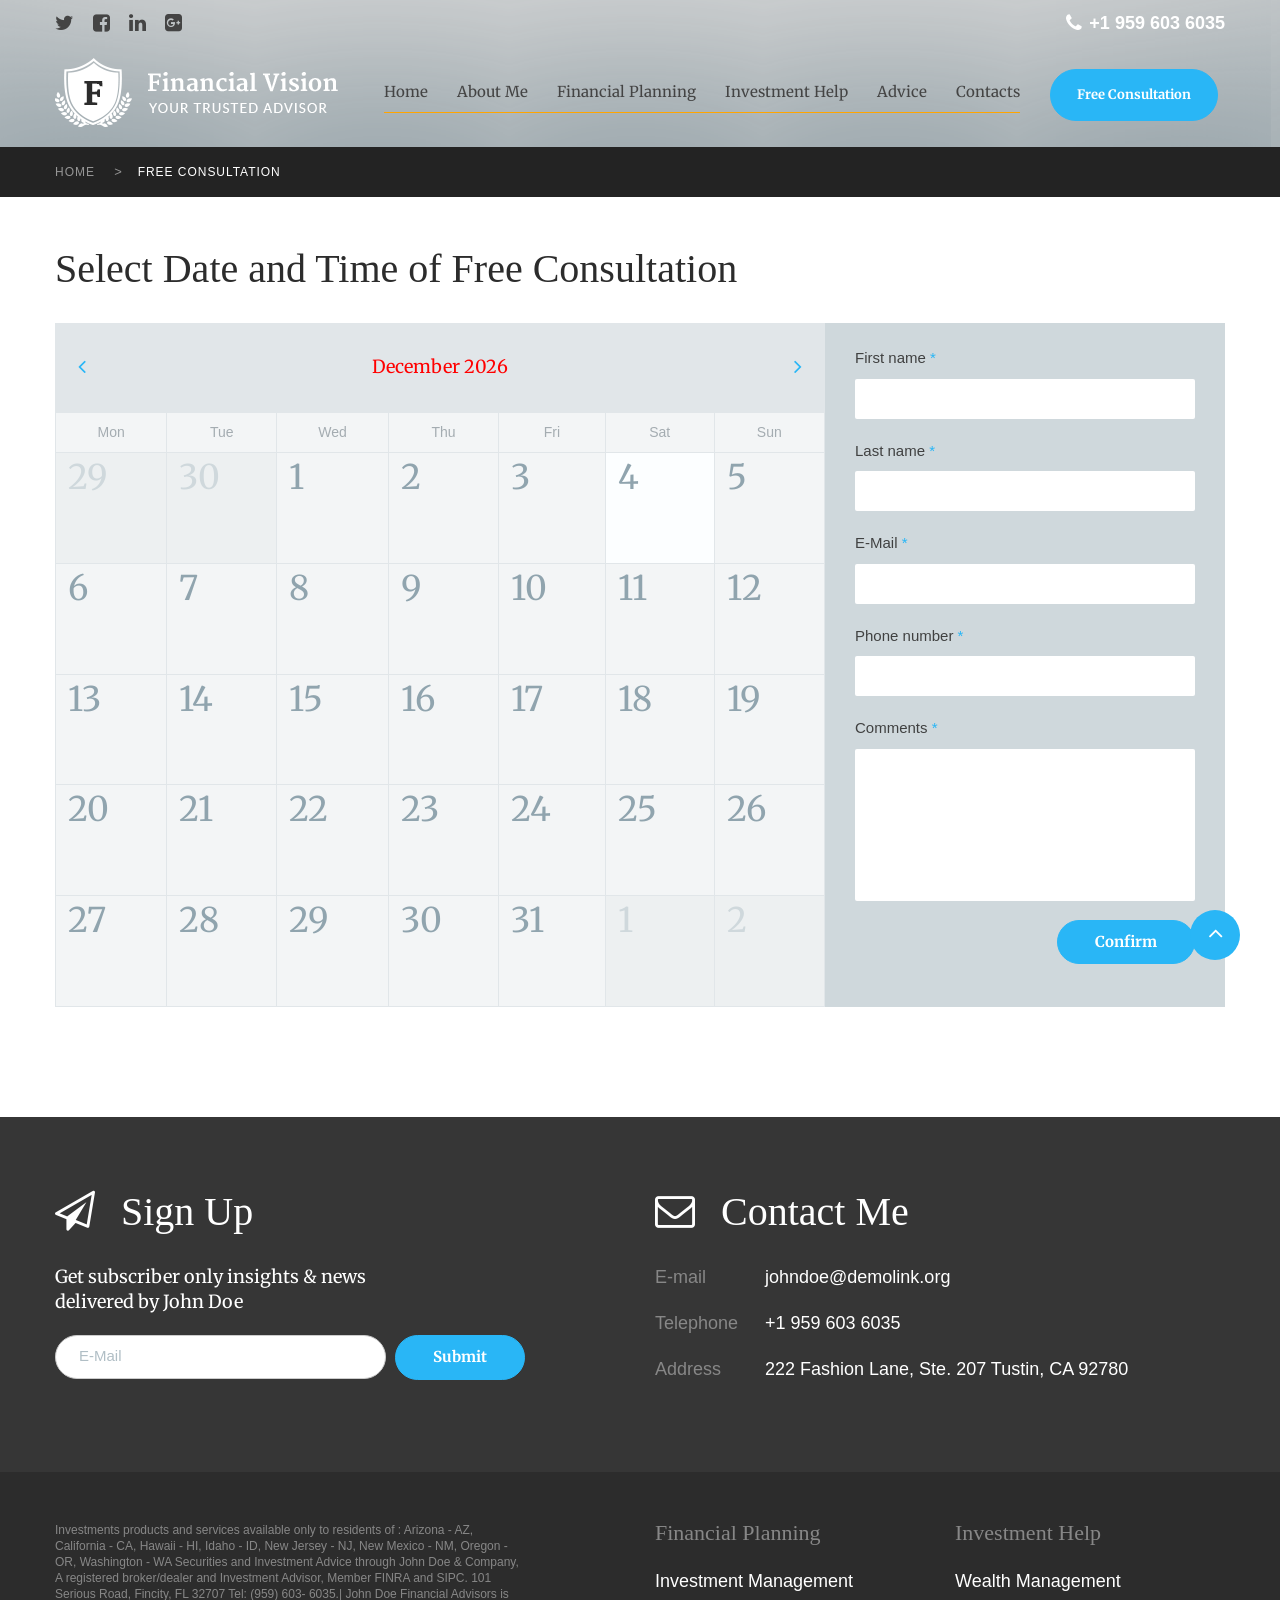
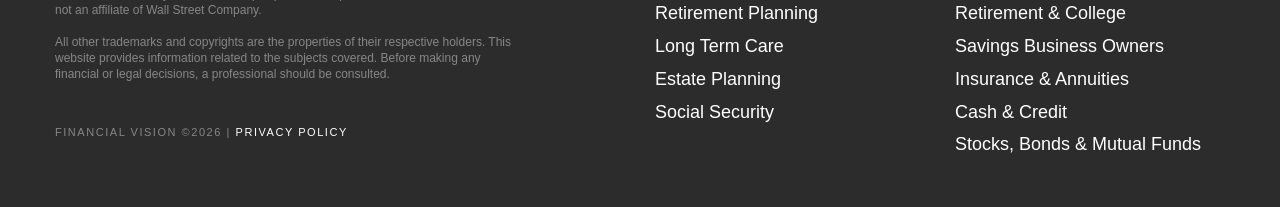
<file: consultation.html>
<!DOCTYPE html>
<html lang="en" class="wide wow-animation">
  <head>
    <!-- Site Title-->
    <title>Free consultation</title>
    <meta name="format-detection" content="telephone=no">
    <meta name="viewport" content="width=device-width, height=device-height, initial-scale=1.0, maximum-scale=1.0, user-scalable=0">
    <meta http-equiv="X-UA-Compatible" content="IE=edge">
    <meta charset="utf-8">
    <link rel="icon" href="images/favicon.ico" type="image/x-icon">
    <!-- Stylesheets-->
    <link rel="stylesheet" type="text/css" href="//fonts.googleapis.com/css?family=Merriweather:400,700%7CLato:400,700">
    <link rel="stylesheet" href="css/style.css">
		<!--[if lt IE 10]>
    <div style="background: #212121; padding: 10px 0; box-shadow: 3px 3px 5px 0 rgba(0,0,0,.3); clear: both; text-align:center; position: relative; z-index:1;"><a href="http://windows.microsoft.com/en-US/internet-explorer/"><img src="images/ie8-panel/warning_bar_0000_us.jpg" border="0" height="42" width="820" alt="You are using an outdated browser. For a faster, safer browsing experience, upgrade for free today."></a></div>
    <script src="js/html5shiv.min.js"></script>
		<![endif]-->
  </head>
  <body>
    <!-- Page-->
    <div class="page text-center">
      <!-- Page Header-->
      <header class="page-header">
        <!-- RD Navbar-->
        <div class="rd-navbar-wrap">
          <nav data-layout="rd-navbar-fixed" data-sm-layout="rd-navbar-fullwidth" data-md-layout="rd-navbar-fullwidth" data-md-device-layout="rd-navbar-fixed" data-lg-device-layout="rd-navbar-fixed" data-lg-layout="rd-navbar-static" data-sm-stick-up-offset="50px" data-lg-stick-up-offset="67px" class="rd-navbar">
            <!-- RD Navbar Toggle-->
            <button data-rd-navbar-toggle=".rd-navbar-top-panel" class="rd-navbar-collapse-toggle"><span></span></button>
            <div class="rd-navbar-collapse rd-navbar-top-panel">
              <ul class="list-inline">
                <li><a href="#" class="fa-twitter icon icon-dark icon-xs"></a></li>
                <li><a href="#" class="fa-facebook-square icon icon-dark icon-xs"></a></li>
                <li><a href="#" class="fa-linkedin icon icon-dark icon-xs"></a></li>
                <li><a href="#" class="fa-google-plus-square icon icon-dark icon-xs"></a></li>
              </ul>
              <p class="offset-none text-bold"><a href="callto:#"><span class="icon text-white fa-phone icon-xs"></span>+1 959 603 6035</a></p>
            </div>
            <div class="rd-navbar-inner">
              <!-- RD Navbar Panel-->
              <div class="rd-navbar-panel">
                <!-- RD Navbar Toggle-->
                <button data-rd-navbar-toggle=".rd-navbar-nav-wrap" class="rd-navbar-toggle"><span></span></button>
                <!-- RD Navbar Brand-->
                <div class="rd-navbar-brand"><a href="index.html"><img alt="" width="284" height="69" src="images/logo.png" class="img-responsive"></a></div>
              </div>
              <div class="rd-navbar-nav-wrap">
                <!-- RD Navbar Nav-->
                <!-- RD Navbar Nav-->
                <ul class="rd-navbar-nav">
                  <li><a href="./">Home</a>
                    <ul class="rd-navbar-dropdown">
                      <li><a href="#">Header style</a>
                        <ul class="rd-navbar-dropdown">
                          <li><a href="header-variant.html">Header style 1</a></li>
                          <li><a href="header-variant-1.html">Header style 2</a></li>
                          <li><a href="header-variant-2.html">Header style 3</a></li>
                        </ul>
                      </li>
                      <li><a href="#">Footer style</a>
                        <ul class="rd-navbar-dropdown">
                          <li><a href="footer-variant.html">Footer style 1</a></li>
                          <li><a href="footer-variant-1.html">Footer style 2</a></li>
                          <li><a href="footer-variant-2.html">Footer style 3</a></li>
                        </ul>
                      </li>
                    </ul>
                  </li>
                  <li><a href="about.html">About<span class="rd-navbar-fullwidth-hidden"> Me</span></a></li>
                  <li><a href="planning.html">Financial Planning</a></li>
                  <li><a href="help.html">Investment Help</a></li>
                  <li><a href="advice.html">Advice</a>
                    <ul class="rd-navbar-dropdown">
                      <li><a href="#">Sidebar style</a>
                        <ul class="rd-navbar-dropdown">
                          <li><a href="advice-left.html">Left sidebar</a></li>
                          <li><a href="advice-right.html">Right sidebar</a></li>
                          <li><a href="advice-sidebar-none.html">Sidebar none</a></li>
                        </ul>
                      </li>
                      <li><a href="#">Post style</a>
                        <ul class="rd-navbar-dropdown">
                          <li><a href="blog-single-post.html">Single Post</a></li>
                          <li><a href="blog-single-post-video.html">Video post</a></li>
                          <li><a href="blog-single-post-audio.html">Audio post</a></li>
                          <li><a href="blog-single-post-gallery.html">Gallery post</a></li>
                        </ul>
                      </li>
                    </ul>
                  </li>
                  <li><a href="contacts.html">Contacts</a></li>
                  <li class="rd-navbar-cta"><a href="consultation.html" class="btn btn-primary">Free Consultation</a></li>
                </ul>
              </div>
            </div>
          </nav>
        </div>
      </header>
      <!-- Page Content-->
      <main class="page-content">
        <section class="bg-mine">
          <div class="shell">
            <ol class="breadcrumb">
              <li><a href="./">Home</a></li>
              <li class="active">Free consultation</li>
            </ol>
          </div>
        </section>
        <section class="section-top-50 section-md-bottom-110 section-xl-bottom-150">
          <div class="shell">
            <h1 class="text-md-left">	Select Date and Time of Free Consultation</h1>
            <div class="range offset-top-32">
              <div class="cell-md-8">
                <!-- RD Calendar-->
                <div class="rd-calendar">
                  <div class="rdc-panel"><a class="rdc-prev"></a><span class="rdc-month"></span> <span class="rdc-fullyear preffix-1"></span><a class="rdc-next"></a>
                  </div>
                  <div data-toggle="modal" data-target=".rdc-event" class="rdc-table"></div>
                  <div role="dialog" class="rdc-event modal fade">
                    <div class="modal-dialog">
                      <!-- Modal content-->
                      <div class="modal-content">
                        <div class="modal-header">
                          <button type="button" data-dismiss="modal" class="close"><span class="icon icon-darker icon-xxs fa-close"></span></button>
                          <h4 class="modal-title">Available Appointments:</h4>
                        </div>
                        <div class="table-responsive">
                          <table class="table">
                            <tbody>
                              <tr>
                                <td><span class="text-middle icon icon-darker fa-clock-o inset-right-10"></span>
                                  <time datetime="2016" class="text-middle">10:00 am - 11:00 am</time>
                                </td>
                                <td>2 time slots available</td>
                                <td><span data-toggle="modal" data-target="#appointment" class="link">Book Appointment</span></td>
                              </tr>
                              <tr>
                                <td><span class="text-middle icon icon-darker fa-clock-o inset-right-10"></span>
                                  <time datetime="2016" class="text-middle">11:10 am - 12:10 pm</time>
                                </td>
                                <td>2 time slots available</td>
                                <td><span data-toggle="modal" data-target="#appointment" class="link">Book Appointment</span></td>
                              </tr>
                              <tr class="disabled">
                                <td><span class="text-middle icon icon-darker fa-clock-o inset-right-10"></span>
                                  <time datetime="2016" class="text-middle">12:20 pm - 1:20 pm</time>
                                </td>
                                <td>2 time slots available</td>
                                <td><span data-toggle="modal" data-target="#appointment" class="link">Book Appointment</span></td>
                              </tr>
                              <tr>
                                <td><span class="text-middle icon icon-darker fa-clock-o inset-right-10"></span>
                                  <time datetime="2016" class="text-middle">1:30 pm - 2:30 pm</time>
                                </td>
                                <td>2 time slots available</td>
                                <td><span data-toggle="modal" data-target="#appointment" class="link">Book Appointment</span></td>
                              </tr>
                              <tr>
                                <td><span class="text-middle icon icon-darker fa-clock-o inset-right-10"></span>
                                  <time datetime="2016" class="text-middle">2:40 pm - 3:40 pm</time>
                                </td>
                                <td>2 time slots available</td>
                                <td><span data-toggle="modal" data-target="#appointment" class="link">Book Appointment</span></td>
                              </tr>
                              <tr>
                                <td><span class="text-middle icon icon-darker fa-clock-o inset-right-10"></span>
                                  <time datetime="2016" class="text-middle">3:50 pm - 4:50 pm</time>
                                </td>
                                <td>2 time slots available</td>
                                <td><span data-toggle="modal" data-target="#appointment" class="link">Book Appointment</span></td>
                              </tr>
                              <tr>
                                <td><span class="text-middle icon icon-darker fa-clock-o inset-right-10"></span>
                                  <time datetime="2016" class="text-middle">5:00 pm - 6:00 pm</time>
                                </td>
                                <td>2 time slots available</td>
                                <td><span data-toggle="modal" data-target="#appointment" class="link">Book Appointment</span></td>
                              </tr>
                            </tbody>
                          </table>
                        </div>
                      </div>
                    </div>
                  </div>
                </div>
                <!-- Modal-->
                <div id="appointment" role="dialog" class="modal fade text-left">
                  <div class="modal-dialog">
                    <!-- Modal content-->
                    <div class="modal-content">
                      <div class="modal-header">
                        <button type="button" data-dismiss="modal" class="close"><span class="icon icon-darker icon-xxs fa-close"></span></button>
                        <h4 class="modal-title">Request Appointment</h4>
                      </div>
                      <div class="modal-body">
                        <div class="element-groups-10">
                          <div class="inset-right-10"><span class="text-middle icon icon-xs icon-darker fa-calendar inset-right-10"></span><span class="text-middle">March 16, 2016</span></div>
                          <div><span class="icon icon-xs icon-darker fa-clock-o inset-right-10 text-middle"></span><span class="text-middle">10:00 am - 11:00 am</span></div>
                        </div>
                        <div class="radio">
                          <label>
                            <input type="radio" name="optradio" value="register">I am a new customer
                          </label>
                        </div>
                        <div class="radio">
                          <label>
                            <input type="radio" name="optradio" value="login" checked="checked">I am a current customer
                          </label>
                        </div>
                        <hr class="divider offset-top-32">
                        <div style="display: none;" class="register-form">
                          <h4 class="offset-top-22">Registration</h4>
                          <p class="offset-top-10">Your first name and an email address are required.</p>
                          <form action="#" method="post">
                            <div class="form-group">
                              <label for="name">First name</label>
                              <input type="text" id="name" placeholder="First name" class="form-control form-control-sm form-control-ract form-control">
                            </div>
                            <div class="form-group">
                              <label for="name1">Last name</label>
                              <input type="text" id="name1" placeholder="Last name" class="form-control form-control-sm form-control-ract form-control">
                            </div>
                            <div class="form-group">
                              <label for="name2">Username or e-mail</label>
                              <input type="text" id="name2" placeholder="Username or e-mail" class="form-control form-control-sm form-control-ract form-control">
                            </div>
                            <div class="btn-group-isotope">
                              <button class="btn btn-primary btn-xs">Request</button>
                              <button class="btn btn-primary btn-xs">Cancel</button>
                            </div>
                          </form>
                        </div>
                        <div class="login-form">
                          <h4 class="offset-top-22">Login</h4>
                          <p class="offset-top-10">Fill out the form below to login</p>
                          <form action="#" method="post">
                            <div class="form-group">
                              <input type="text" name="name" placeholder="Username or e-mail" class="form-control form-control-sm form-control-ract">
                            </div>
                            <div class="form-group">
                              <input type="password" name="password" placeholder="Password" class="form-control form-control-sm form-control-ract">
                            </div>
                            <button class="btn btn-primary btn-xs">Enter</button>
                          </form>
                        </div>
                      </div>
                    </div>
                  </div>
                </div>
              </div>
              <div class="cell-md-4 bg-geyser-pseudo section-50 section-md-0">
                <div class="inset-md-right-30 offset-md-top-22">
                  <!-- RD Mailform-->
                  <form data-form-output="form-output-global" data-form-type="order" method="post" action="bat/rd-mailform.php" class="rd-mailform text-left">
                    <div class="form-group form-group-custom">
                      <label for="contact-name" class="form-label form-label-outside">First name<span class="text-primary"> *</span></label>
                      <input id="contact-name" type="text" name="name" data-constraints="@Required" class="form-control form-control-non-border form-control-sm form-control-ract">
                    </div>
                    <div class="form-group form-group-custom">
                      <label for="contact-phone" class="form-label form-label-outside">Last name<span class="text-primary"> *</span></label>
                      <input id="contact-phone" type="text" name="surname" data-constraints="@Required" class="form-control form-control-non-border form-control-sm form-control-ract">
                    </div>
                    <div class="form-group form-group-custom">
                      <label for="contact-email-2" class="form-label form-label-outside">E-Mail<span class="text-primary"> *</span></label>
                      <input id="contact-email-2" type="email" name="email" data-constraints="@Required @Email" class="form-control form-control-non-border form-control-sm form-control-ract">
                    </div>
                    <div class="form-group form-group-custom">
                      <label for="phone" class="form-label form-label-outside">Phone number<span class="text-primary"> *</span></label>
                      <input id="phone" type="text" name="phone" data-constraints="@Required @Integer" class="form-control form-control-non-border form-control-sm form-control-ract">
                    </div>
                    <div class="form-group form-group-custom">
                      <label for="contact-message" class="form-label form-label-outside">Comments<span class="text-primary"> *</span></label>
                      <textarea id="contact-message" name="message" data-constraints="@Required" class="form-control-lg form-control form-control-non-border form-control-sm form-control-ract"></textarea>
                    </div>
                    <div class="text-center text-sm-right">
                      <button type="submit" class="btn btn-lg btn-primary">Confirm</button>
                    </div>
                  </form>
                </div>
              </div>
            </div>
          </div>
        </section>
      </main>
      <!-- Page Footer-->
      <footer class="page-footer text-md-left">
        <section class="page-footer-subsection section-top-72 section-bottom-90">
          <div class="shell">
            <div class="range range-xs-center range-md-left">
              <div class="cell-sm-8 cell-lg-5 cell-md-6">
                <h1><span class="icon icon-lg fa-send-o"></span>Sign Up</h1>
                <p class="font-accent text-white">Get subscriber only insights & news <br class="veil reveal-md-block"> delivered by John Doe</p>
                <!-- RD Mailform-->
                <form data-form-output="form-output-global" data-form-type="subscribe" method="post" action="bat/rd-mailform.php" class="rd-mailform text-center offset-top-20 form-inline-flex reveal-xs-flex">
                  <div class="fullwidth">
                    <div class="form-group">
                      <label for="contact-email" class="form-label">E-Mail</label>
                      <input id="contact-email" type="email" name="email" data-constraints="@Required @Email" class="form-control">
                    </div>
                  </div>
                  <button type="submit" class="btn btn-primary offset-xs-left-10 offset-top-10 offset-xs-top-0">Submit</button>
                </form>
              </div>
              <div class="cell-lg-preffix-1 cell-md-6 offset-top-50 offset-md-top-0">
                <h1><span class="icon icon-lg fa-envelope-o"></span>Contact Me</h1>
                <dl class="list-terms">
                  <dt>E-mail</dt>
                  <dd><a href="mailto:#">johndoe@demolink.org</a></dd>
                </dl>
                <dl class="list-terms">
                  <dt>Telephone</dt>
                  <dd><a href="callto:#">+1 959 603 6035</a></dd>
                </dl>
                <dl class="list-terms">
                  <dt>Address</dt>
                  <dd><a href="#">222 Fashion Lane, Ste. 207 Tustin, CA 92780</a></dd>
                </dl>
              </div>
            </div>
          </div>
        </section>
        <section class="section-50">
          <div class="shell">
            <div class="range">
              <div class="cell-sm-6 cell-md-3 cell-md-preffix-1 cell-md-push-1">
                <h4>Financial Planning</h4>
                <ul class="list">
                  <li><a href="planning.html">Investment Management</a></li>
                  <li><a href="planning.html">Retirement Planning</a></li>
                  <li><a href="planning.html">Long Term Care</a></li>
                  <li><a href="planning.html">Estate Planning</a></li>
                  <li><a href="planning.html">Social Security</a></li>
                </ul>
              </div>
              <div class="cell-sm-6 cell-md-3 cell-md-push-1 offset-top-50 offset-sm-top-0">
                <h4>Investment Help</h4>
                <ul class="list">
                  <li><a href="help.html">Wealth Management</a></li>
                  <li><a href="help.html">Retirement & College</a></li>
                  <li><a href="help.html">Savings Business Owners</a></li>
                  <li><a href="help.html">Insurance & Annuities</a></li>
                  <li><a href="help.html">Cash & Credit</a></li>
                  <li><a href="help.html">Stocks, Bonds & Mutual Funds</a></li>
                </ul>
              </div>
              <div class="cell-md-5">
                <p class="small">
                  Investments products and services available only to residents of : Arizona - AZ, California - CA, Hawaii - HI, Idaho - ID, New Jersey - NJ, New Mexico - NM, Oregon - OR, Washington - WA Securities and Investment Advice through John Doe & Company, A registered broker/dealer and Investment Advisor, Member FINRA and SIPC. 101 Serious Road, Fincity, FL 32707 Tel: (959) 603- 6035.| John Doe Financial Advisors is not an affiliate of Wall Street Company.
                  <br><br>
                  All other trademarks and copyrights are the properties of their respective holders.
                  This website provides information related to the subjects covered. Before making any financial or legal decisions, a professional should be consulted.
                  
                </p>
                <div class="text-uppercase copyright">Financial Vision &#169;<span id="copyright-year"></span> | <a href="privacy.html">Privacy Policy</a>
                </div>
              </div>
            </div>
          </div>
        </section>
      </footer>
    </div>
    <!-- Global Mailform Output-->
    <div id="form-output-global" class="snackbars"></div>
    <!-- PhotoSwipe Gallery-->
    <div tabindex="-1" role="dialog" aria-hidden="true" class="pswp">
      <div class="pswp__bg"></div>
      <div class="pswp__scroll-wrap">
        <div class="pswp__container">
          <div class="pswp__item"></div>
          <div class="pswp__item"></div>
          <div class="pswp__item"></div>
        </div>
        <div class="pswp__ui pswp__ui--hidden">
          <div class="pswp__top-bar">
            <div class="pswp__counter"></div>
            <button title="Close (Esc)" class="pswp__button pswp__button--close"></button>
            <button title="Share" class="pswp__button pswp__button--share"></button>
            <button title="Toggle fullscreen" class="pswp__button pswp__button--fs"></button>
            <button title="Zoom in/out" class="pswp__button pswp__button--zoom"></button>
            <div class="pswp__preloader">
              <div class="pswp__preloader__icn"> 
                <div class="pswp__preloader__cut">
                  <div class="pswp__preloader__donut"></div>
                </div>
              </div>
            </div>
          </div>
          <div class="pswp__share-modal pswp__share-modal--hidden pswp__single-tap">
            <div class="pswp__share-tooltip"></div>
          </div>
          <button title="Previous (arrow left)" class="pswp__button pswp__button--arrow--left"></button>
          <button title="Next (arrow right)" class="pswp__button pswp__button--arrow--right"></button>
          <div class="pswp__caption">
            <div class="pswp__caption__cent"></div>
          </div>
        </div>
      </div>
    </div>
    <!-- Java script-->
    <script src="js/core.min.js"></script>
    <script src="js/script.js"> </script>
  </body>
</html>
</file>
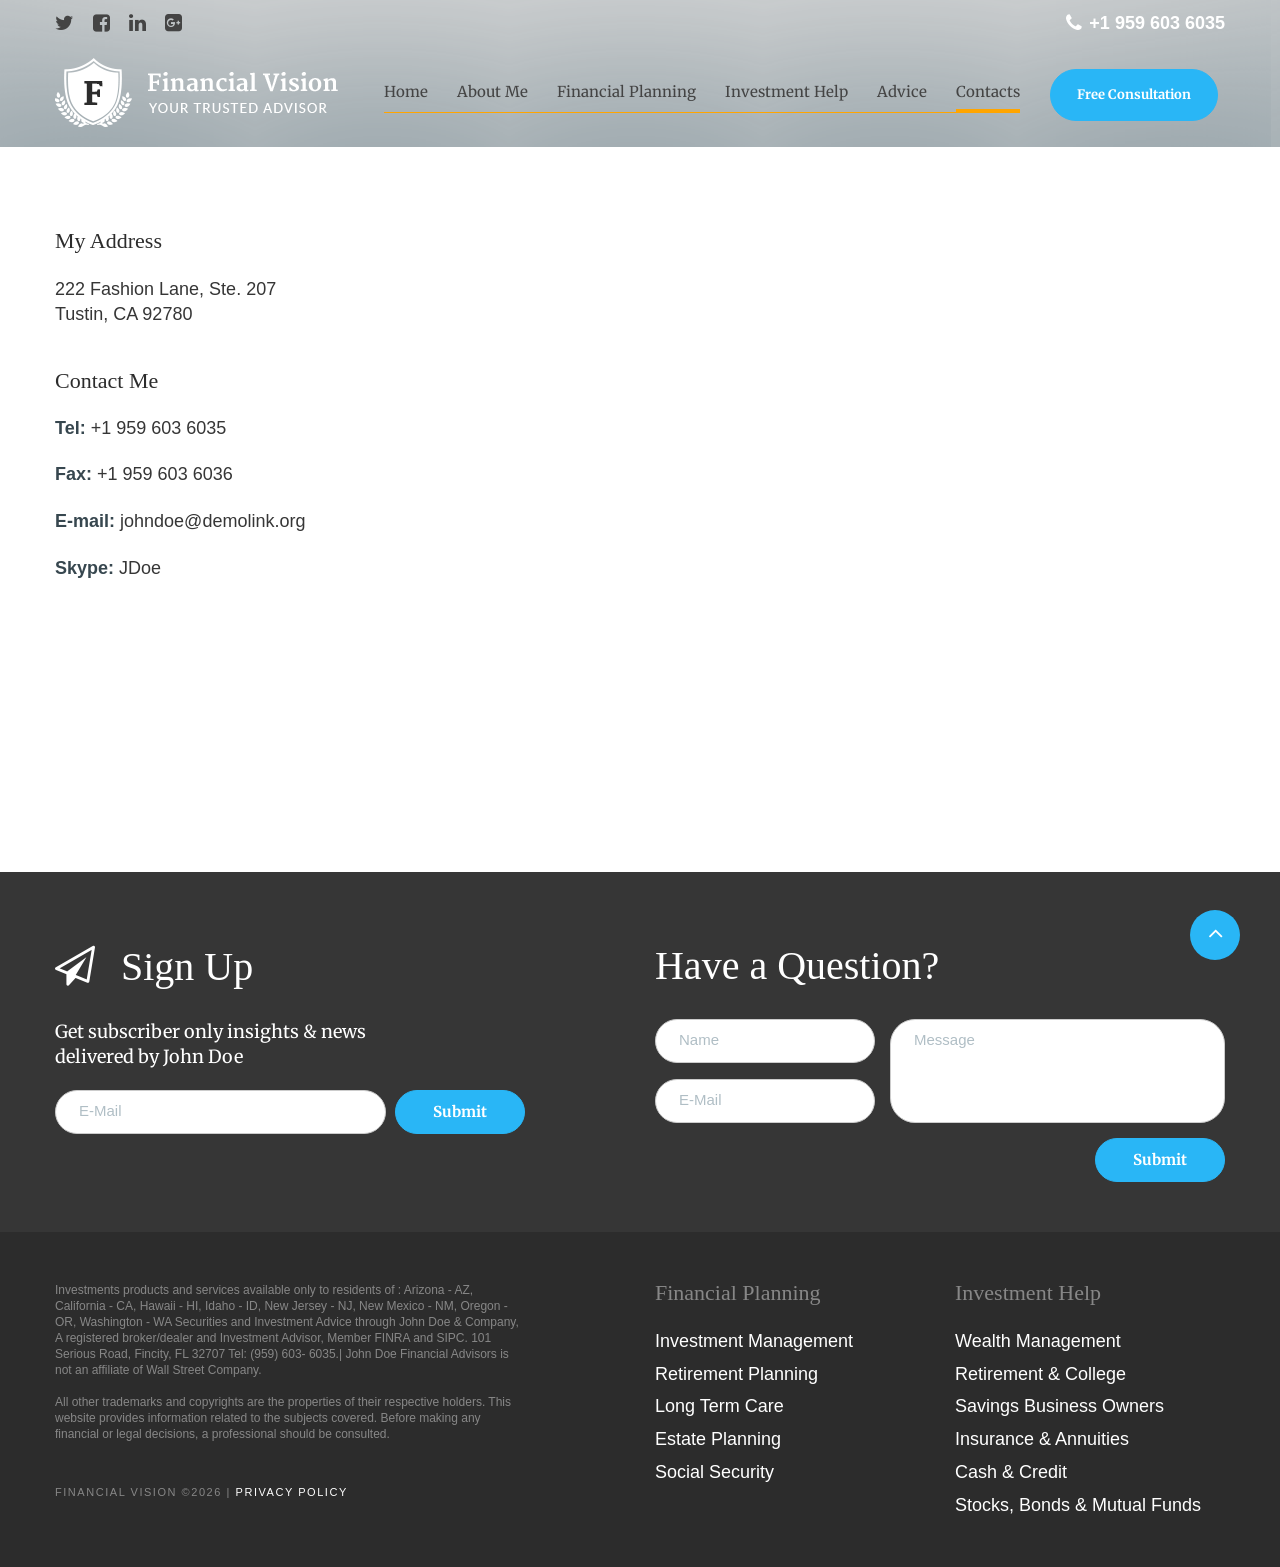
<file: contacts.html>
<!DOCTYPE html>
<html lang="en" class="wide wow-animation">
  <head>
    <!-- Site Title-->
    <title>Contacts</title>
    <meta name="format-detection" content="telephone=no">
    <meta name="viewport" content="width=device-width, height=device-height, initial-scale=1.0, maximum-scale=1.0, user-scalable=0">
    <meta http-equiv="X-UA-Compatible" content="IE=edge">
    <meta charset="utf-8">
    <link rel="icon" href="images/favicon.ico" type="image/x-icon">
    <!-- Stylesheets-->
    <link rel="stylesheet" type="text/css" href="//fonts.googleapis.com/css?family=Merriweather:400,700%7CLato:400,700">
    <link rel="stylesheet" href="css/style.css">
		<!--[if lt IE 10]>
    <div style="background: #212121; padding: 10px 0; box-shadow: 3px 3px 5px 0 rgba(0,0,0,.3); clear: both; text-align:center; position: relative; z-index:1;"><a href="http://windows.microsoft.com/en-US/internet-explorer/"><img src="images/ie8-panel/warning_bar_0000_us.jpg" border="0" height="42" width="820" alt="You are using an outdated browser. For a faster, safer browsing experience, upgrade for free today."></a></div>
    <script src="js/html5shiv.min.js"></script>
		<![endif]-->
  </head>
  <body>
    <!-- Page-->
    <div class="page text-center">
      <!-- Page Header-->
      <header class="page-header">
        <!-- RD Navbar-->
        <div class="rd-navbar-wrap">
          <nav data-layout="rd-navbar-fixed" data-sm-layout="rd-navbar-fullwidth" data-md-layout="rd-navbar-fullwidth" data-md-device-layout="rd-navbar-fixed" data-lg-device-layout="rd-navbar-fixed" data-lg-layout="rd-navbar-static" data-sm-stick-up-offset="50px" data-lg-stick-up-offset="67px" class="rd-navbar">
            <!-- RD Navbar Toggle-->
            <button data-rd-navbar-toggle=".rd-navbar-top-panel" class="rd-navbar-collapse-toggle"><span></span></button>
            <div class="rd-navbar-collapse rd-navbar-top-panel">
              <ul class="list-inline">
                <li><a href="#" class="fa-twitter icon icon-dark icon-xs"></a></li>
                <li><a href="#" class="fa-facebook-square icon icon-dark icon-xs"></a></li>
                <li><a href="#" class="fa-linkedin icon icon-dark icon-xs"></a></li>
                <li><a href="#" class="fa-google-plus-square icon icon-dark icon-xs"></a></li>
              </ul>
              <p class="offset-none text-bold"><a href="callto:#"><span class="icon text-white fa-phone icon-xs"></span>+1 959 603 6035</a></p>
            </div>
            <div class="rd-navbar-inner">
              <!-- RD Navbar Panel-->
              <div class="rd-navbar-panel">
                <!-- RD Navbar Toggle-->
                <button data-rd-navbar-toggle=".rd-navbar-nav-wrap" class="rd-navbar-toggle"><span></span></button>
                <!-- RD Navbar Brand-->
                <div class="rd-navbar-brand"><a href="index.html"><img alt="" width="284" height="69" src="images/logo.png" class="img-responsive"></a></div>
              </div>
              <div class="rd-navbar-nav-wrap">
                <!-- RD Navbar Nav-->
                <!-- RD Navbar Nav-->
                <ul class="rd-navbar-nav">
                  <li><a href="./">Home</a>
                    <ul class="rd-navbar-dropdown">
                      <li><a href="#">Header style</a>
                        <ul class="rd-navbar-dropdown">
                          <li><a href="header-variant.html">Header style 1</a></li>
                          <li><a href="header-variant-1.html">Header style 2</a></li>
                          <li><a href="header-variant-2.html">Header style 3</a></li>
                        </ul>
                      </li>
                      <li><a href="#">Footer style</a>
                        <ul class="rd-navbar-dropdown">
                          <li><a href="footer-variant.html">Footer style 1</a></li>
                          <li><a href="footer-variant-1.html">Footer style 2</a></li>
                          <li><a href="footer-variant-2.html">Footer style 3</a></li>
                        </ul>
                      </li>
                    </ul>
                  </li>
                  <li><a href="about.html">About<span class="rd-navbar-fullwidth-hidden"> Me</span></a></li>
                  <li><a href="planning.html">Financial Planning</a></li>
                  <li><a href="help.html">Investment Help</a></li>
                  <li><a href="advice.html">Advice</a>
                    <ul class="rd-navbar-dropdown">
                      <li><a href="#">Sidebar style</a>
                        <ul class="rd-navbar-dropdown">
                          <li><a href="advice-left.html">Left sidebar</a></li>
                          <li><a href="advice-right.html">Right sidebar</a></li>
                          <li><a href="advice-sidebar-none.html">Sidebar none</a></li>
                        </ul>
                      </li>
                      <li><a href="#">Post style</a>
                        <ul class="rd-navbar-dropdown">
                          <li><a href="blog-single-post.html">Single Post</a></li>
                          <li><a href="blog-single-post-video.html">Video post</a></li>
                          <li><a href="blog-single-post-audio.html">Audio post</a></li>
                          <li><a href="blog-single-post-gallery.html">Gallery post</a></li>
                        </ul>
                      </li>
                    </ul>
                  </li>
                  <li class="active"><a href="contacts.html">Contacts</a></li>
                  <li class="active rd-navbar-cta"><a href="consultation.html" class="btn btn-primary">Free Consultation</a></li>
                </ul>
              </div>
            </div>
          </nav>
        </div>
      </header>
      <!-- Page Content-->
      <main class="page-content">
        <section>
          <div class="shell">
            <div class="range">
              <div class="cell-md-3 text-md-left section-72">
                <h4>My Address</h4>
                <p><a href="#">222 Fashion Lane, Ste. 207 Tustin, CA 92780</a></p>
                <h4 class="offset-top-32">Contact Me</h4>
                <dl class="contact-info">
                  <dt>Tel</dt>
                  <dd><a href="callto:#">+1 959 603 6035</a></dd>
                </dl>
                <dl class="contact-info">
                  <dt>Fax</dt>
                  <dd><a href="callto:#">+1 959 603 6036</a></dd>
                </dl>
                <dl class="contact-info">
                  <dt>E-mail</dt>
                  <dd><a href="mailto:#">johndoe@demolink.org</a></dd>
                </dl>
                <dl class="contact-info">
                  <dt>Skype</dt>
                  <dd><a href="#">JDoe</a></dd>
                </dl>
              </div>
              <div class="cell-md-preffix-1 cell-md-7 offset-top-0 rd-google-map-wrap">
                <!-- RD Google Map-->
                <div class="rd-google-map">
                  <div id="rd-google-map" data-zoom="15" data-x="-73.9874068" data-y="40.643180" data-styles="[{&quot;featureType&quot;:&quot;administrative&quot;,&quot;elementType&quot;:&quot;labels.text.fill&quot;,&quot;stylers&quot;:[{&quot;color&quot;:&quot;#444444&quot;}]},{&quot;featureType&quot;:&quot;landscape&quot;,&quot;elementType&quot;:&quot;all&quot;,&quot;stylers&quot;:[{&quot;color&quot;:&quot;#f2f2f2&quot;}]},{&quot;featureType&quot;:&quot;poi&quot;,&quot;elementType&quot;:&quot;all&quot;,&quot;stylers&quot;:[{&quot;visibility&quot;:&quot;off&quot;}]},{&quot;featureType&quot;:&quot;road&quot;,&quot;elementType&quot;:&quot;all&quot;,&quot;stylers&quot;:[{&quot;saturation&quot;:-100},{&quot;lightness&quot;:45}]},{&quot;featureType&quot;:&quot;road.highway&quot;,&quot;elementType&quot;:&quot;all&quot;,&quot;stylers&quot;:[{&quot;visibility&quot;:&quot;simplified&quot;}]},{&quot;featureType&quot;:&quot;road.arterial&quot;,&quot;elementType&quot;:&quot;labels.icon&quot;,&quot;stylers&quot;:[{&quot;visibility&quot;:&quot;off&quot;}]},{&quot;featureType&quot;:&quot;transit&quot;,&quot;elementType&quot;:&quot;all&quot;,&quot;stylers&quot;:[{&quot;visibility&quot;:&quot;off&quot;}]},{&quot;featureType&quot;:&quot;water&quot;,&quot;elementType&quot;:&quot;all&quot;,&quot;stylers&quot;:[{&quot;color&quot;:&quot;#46bcec&quot;},{&quot;visibility&quot;:&quot;on&quot;}]}]" class="rd-google-map__model"></div>
                  <ul class="map_locations">
                    <li data-x="-73.9874068" data-y="40.643180">
                      <p>9870 St Vincent Place, Glasgow, DC 45 Fr 45.</p>
                    </li>
                  </ul>
                </div>
              </div>
            </div>
          </div>
        </section>
      </main>
      <!-- Page Footer-->
      <footer class="page-footer text-md-left">
        <section class="page-footer-subsection section-top-72 section-bottom-50">
          <div class="shell">
            <div class="range range-xs-center range-md-left">
              <div class="cell-sm-8 cell-lg-5 cell-md-6">
                <h1><span class="icon icon-lg fa-send-o"></span>Sign Up</h1>
                <p class="font-accent text-white">Get subscriber only insights & news <br class="veil reveal-md-block"> delivered by John Doe</p>
                <!-- RD Mailform-->
                <form data-form-output="form-output-global" data-form-type="subscribe" method="post" action="bat/rd-mailform.php" class="rd-mailform text-center offset-top-20 form-inline-flex reveal-xs-flex">
                  <div class="fullwidth">
                    <div class="form-group">
                      <label for="contact-email" class="form-label">E-Mail</label>
                      <input id="contact-email" type="email" name="email" data-constraints="@Required @Email" class="form-control">
                    </div>
                  </div>
                  <button type="submit" class="btn btn-primary offset-xs-left-10 offset-top-10 offset-xs-top-0">Submit</button>
                </form>
              </div>
              <div class="cell-lg-preffix-1 cell-md-6 offset-top-50 offset-md-top-0">
                <h1>Have a Question?</h1>
                <form data-form-output="form-output-global" data-form-type="contact" method="post" action="bat/rd-mailform.php" class="range rd-mailform text-left">
                  <div class="cell-sm-5">
                    <div class="form-group">
                      <label for="contact-name" class="form-label">Name</label>
                      <input id="contact-name" type="text" name="name" data-constraints="@Required" class="form-control">
                    </div>
                    <div class="form-group">
                      <label for="email" class="form-label">E-Mail</label>
                      <input id="email" type="email" name="email" data-constraints="@Required @Email" class="form-control">
                    </div>
                  </div>
                  <div class="cell-sm-7 inset-sm-left-0 offset-top-15 offset-sm-top-0">
                    <div class="form-group">
                      <label for="contact-message" class="form-label">Message</label>
                      <textarea id="contact-message" name="message" data-constraints="@Required" class="form-control"></textarea>
                    </div>
                  </div>
                  <div class="cell-sm-12 text-center text-sm-right offset-top-15">
                    <button type="submit" class="btn btn-lg btn-primary">Submit</button>
                  </div>
                </form>
              </div>
            </div>
          </div>
        </section>
        <section class="section-50">
          <div class="shell">
            <div class="range">
              <div class="cell-sm-6 cell-md-3 cell-md-preffix-1 cell-md-push-1">
                <h4>Financial Planning</h4>
                <ul class="list">
                  <li><a href="planning.html">Investment Management</a></li>
                  <li><a href="planning.html">Retirement Planning</a></li>
                  <li><a href="planning.html">Long Term Care</a></li>
                  <li><a href="planning.html">Estate Planning</a></li>
                  <li><a href="planning.html">Social Security</a></li>
                </ul>
              </div>
              <div class="cell-sm-6 cell-md-3 cell-md-push-1 offset-top-50 offset-sm-top-0">
                <h4>Investment Help</h4>
                <ul class="list">
                  <li><a href="help.html">Wealth Management</a></li>
                  <li><a href="help.html">Retirement & College</a></li>
                  <li><a href="help.html">Savings Business Owners</a></li>
                  <li><a href="help.html">Insurance & Annuities</a></li>
                  <li><a href="help.html">Cash & Credit</a></li>
                  <li><a href="help.html">Stocks, Bonds & Mutual Funds</a></li>
                </ul>
              </div>
              <div class="cell-md-5">
                <p class="small">
                  Investments products and services available only to residents of : Arizona - AZ, California - CA, Hawaii - HI, Idaho - ID, New Jersey - NJ, New Mexico - NM, Oregon - OR, Washington - WA Securities and Investment Advice through John Doe & Company, A registered broker/dealer and Investment Advisor, Member FINRA and SIPC. 101 Serious Road, Fincity, FL 32707 Tel: (959) 603- 6035.| John Doe Financial Advisors is not an affiliate of Wall Street Company.
                  <br><br>
                  All other trademarks and copyrights are the properties of their respective holders.
                  This website provides information related to the subjects covered. Before making any financial or legal decisions, a professional should be consulted.
                  
                </p>
                <div class="text-uppercase copyright">Financial Vision &#169;<span id="copyright-year"></span> | <a href="privacy.html">Privacy Policy</a>
                </div>
              </div>
            </div>
          </div>
        </section>
      </footer>
    </div>
    <!-- Global Mailform Output-->
    <div id="form-output-global" class="snackbars"></div>
    <!-- PhotoSwipe Gallery-->
    <div tabindex="-1" role="dialog" aria-hidden="true" class="pswp">
      <div class="pswp__bg"></div>
      <div class="pswp__scroll-wrap">
        <div class="pswp__container">
          <div class="pswp__item"></div>
          <div class="pswp__item"></div>
          <div class="pswp__item"></div>
        </div>
        <div class="pswp__ui pswp__ui--hidden">
          <div class="pswp__top-bar">
            <div class="pswp__counter"></div>
            <button title="Close (Esc)" class="pswp__button pswp__button--close"></button>
            <button title="Share" class="pswp__button pswp__button--share"></button>
            <button title="Toggle fullscreen" class="pswp__button pswp__button--fs"></button>
            <button title="Zoom in/out" class="pswp__button pswp__button--zoom"></button>
            <div class="pswp__preloader">
              <div class="pswp__preloader__icn"> 
                <div class="pswp__preloader__cut">
                  <div class="pswp__preloader__donut"></div>
                </div>
              </div>
            </div>
          </div>
          <div class="pswp__share-modal pswp__share-modal--hidden pswp__single-tap">
            <div class="pswp__share-tooltip"></div>
          </div>
          <button title="Previous (arrow left)" class="pswp__button pswp__button--arrow--left"></button>
          <button title="Next (arrow right)" class="pswp__button pswp__button--arrow--right"></button>
          <div class="pswp__caption">
            <div class="pswp__caption__cent"></div>
          </div>
        </div>
      </div>
    </div>
    <!-- Java script-->
    <script src="js/core.min.js"></script>
    <script src="js/script.js"> </script>
  </body>
</html>
</file>
